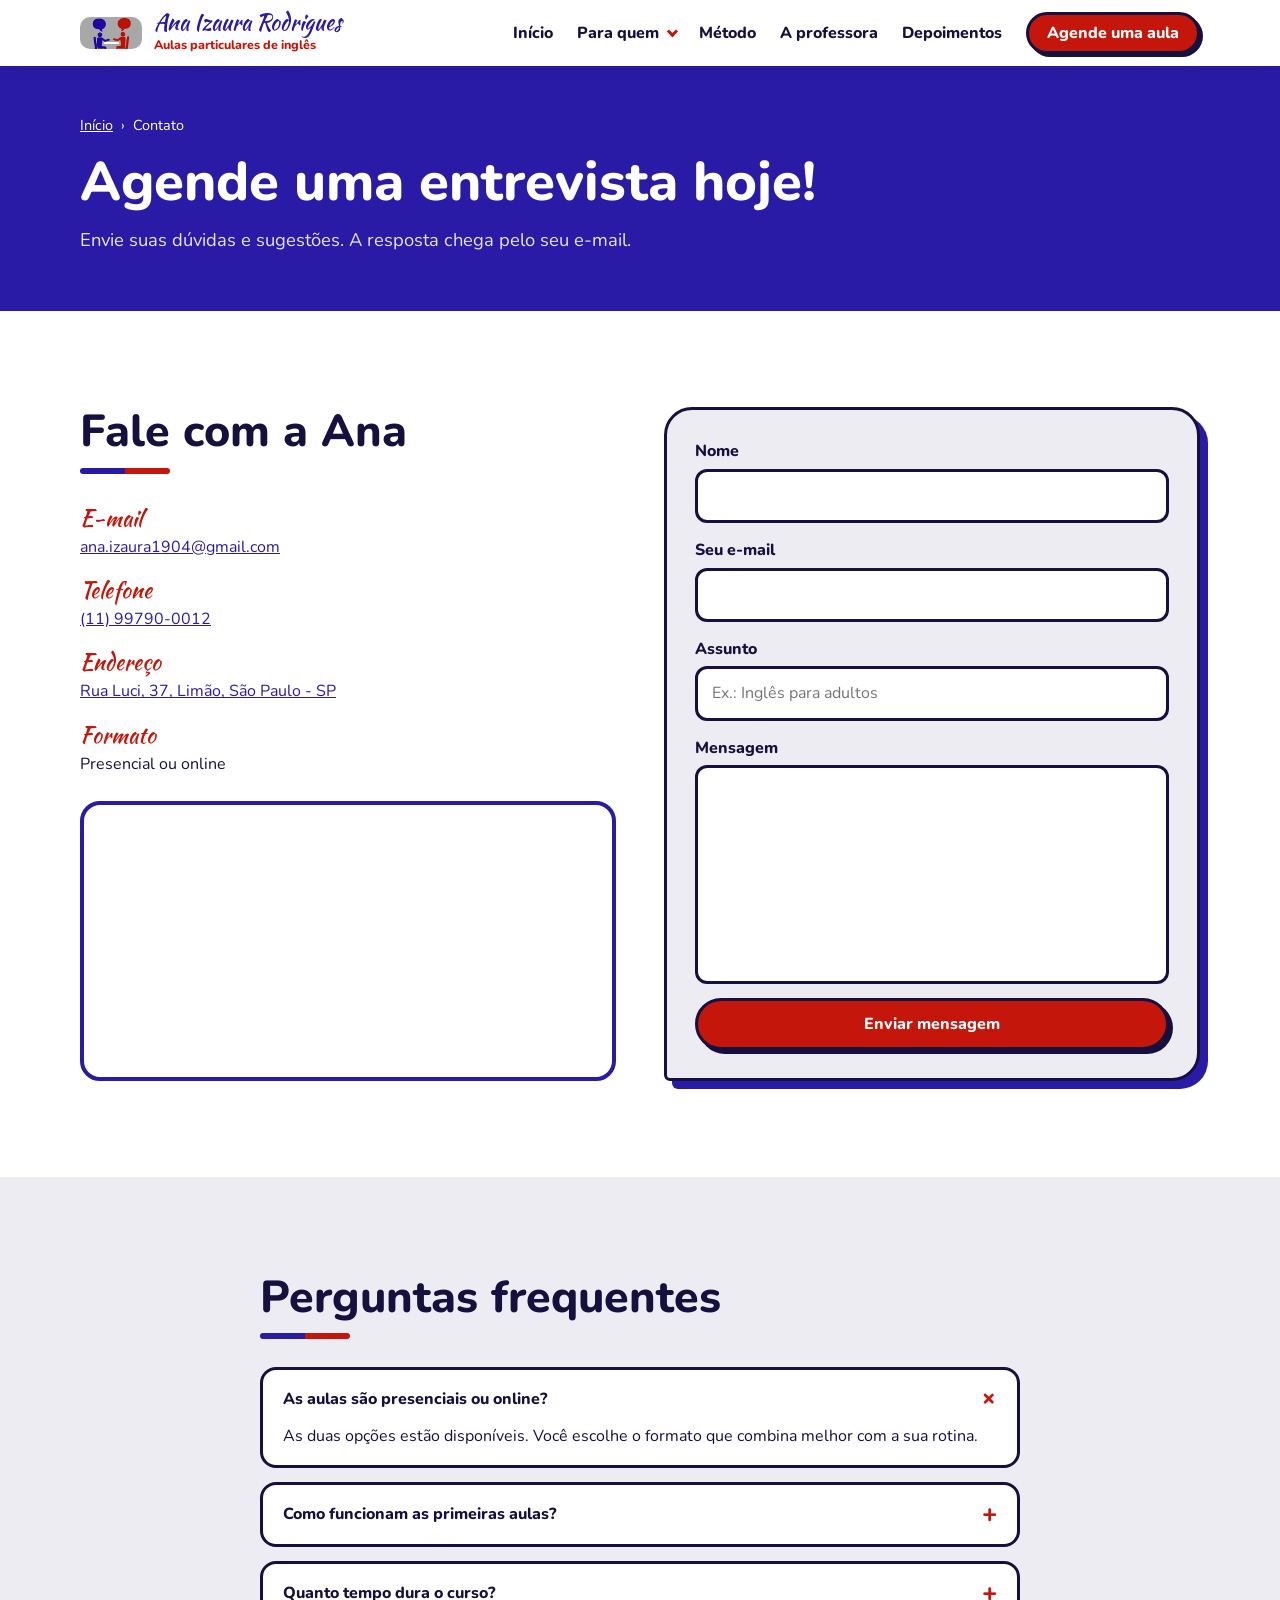
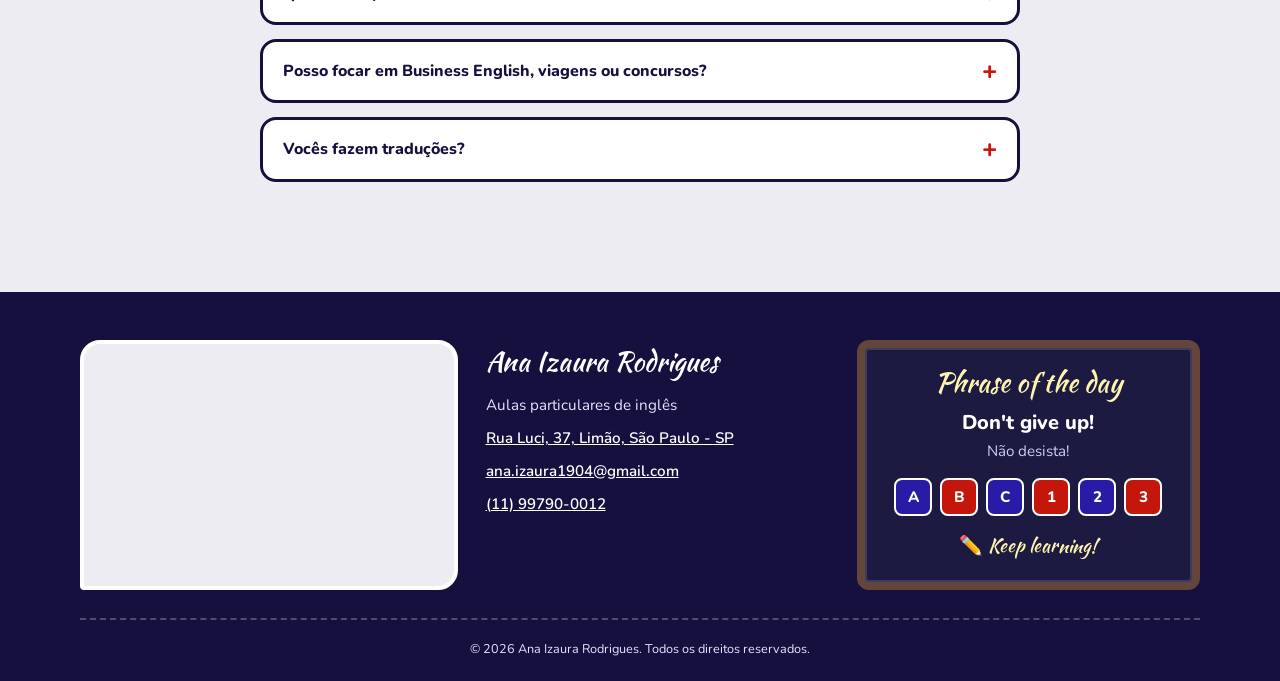
<file: contato.html>
<!DOCTYPE html>
<html lang="pt-BR">
<head>
    <meta charset="UTF-8" />
    <meta name="viewport" content="width=device-width, initial-scale=1" />

    <title>Contato | Ana Izaura Rodrigues</title>
    <meta name="description" content="Agende uma entrevista com a teacher Ana Izaura. Rua Luci, 37, Limão, São Paulo. E-mail: ana.izaura1904@gmail.com." />
    <meta name="theme-color" content="#2a1ba6" />

    <!-- Prévia ao compartilhar o link -->
    <meta property="og:type" content="website" />
    <meta property="og:title" content="Contato | Ana Izaura Rodrigues" />
    <meta property="og:description" content="Agende uma entrevista com a teacher Ana Izaura. Rua Luci, 37, Limão, São Paulo. E-mail: ana.izaura1904@gmail.com." />
    <meta property="og:image" content="src/assets/img/logo.png" />

    <link rel="icon" href="src/assets/img/logo-icone.png" />

    <!-- Fontes -->
    <link rel="preconnect" href="https://fonts.googleapis.com" />
    <link rel="preconnect" href="https://fonts.gstatic.com" crossorigin />
    <link href="https://fonts.googleapis.com/css2?family=Nunito:wght@400;600;800&family=Kaushan+Script&display=swap" rel="stylesheet" />

    <!-- Indica que o JavaScript está ativo -->
    <script>
        document.documentElement.classList.add("js");
    </script>

    <link rel="stylesheet" href="src/css/style.css" />
</head>
<body>
    <!-- Atalho de acessibilidade -->
    <a class="skip" href="#conteudo">Ir para o conteúdo</a>
    <div class="progress" aria-hidden="true"></div>

    <!-- Cabeçalho  -->
    <header class="site-header">
        <div class="wrap bar">
            <a class="brand" href="index.html" aria-label="Ana Izaura Rodrigues, página inicial">
                <img src="src/assets/img/logo-icone.png" width="238" height="122" alt="" />
                <span>
                    <span class="script">Ana Izaura Rodrigues</span>
                    <small>Aulas particulares de inglês</small>
                </span>
            </a>

            <button class="burger" type="button"
                aria-label="Abrir menu" aria-expanded="false" aria-controls="menu">
                <span></span>
                <span></span>
                <span></span>
            </button>

            <nav id="menu" aria-label="Principal">
                <ul>
                    <!-- Adicione aria-current="page" ao link da página atual -->
                    <li><a href="index.html">Início</a></li>

                    <li class="has-sub">
                        <button type="button" class="sub-toggle"
                            aria-expanded="false" aria-controls="sub-quem">
                            Para quem
                            <span class="caret" aria-hidden="true"></span>
                        </button>

                        <ul id="sub-quem" class="submenu">
                            <li><a href="para-quem-criancas.html">Crianças</a></li>
                            <li><a href="para-quem-adolescentes.html">Adolescentes</a></li>
                            <li><a href="para-quem-adultos.html">Adultos</a></li>
                        </ul>
                    </li>

                    <li><a href="metodo.html">Método</a></li>
                    <li><a href="professora.html">A professora</a></li>
                    <li><a href="depoimentos.html">Depoimentos</a></li>
                    <li><a class="btn btn-sm" href="contato.html">Agende uma aula</a></li>
                </ul>
            </nav>
        </div>
    </header>

    <main id="conteudo">
        <section class="cabecalho-pagina" aria-labelledby="titulo">
            <div class="wrap">
                <nav class="trilha-navegacao" aria-label="Você está aqui">
                    <ol>
                        <li><a href="index.html">Início</a></li>
                        <li aria-current="page">Contato</li>
                    </ol>
                </nav>
                <h1 id="titulo">Agende uma entrevista hoje!</h1>
                <p class="lead">Envie suas dúvidas e sugestões. A resposta chega pelo seu e-mail.</p>
            </div>
        </section>
        <section class="secao" aria-labelledby="titulo-formulario">
            <div class="wrap contato-grade">
                <div>
                    <h2 id="titulo-formulario" class="revelar">Fale com a Ana</h2>
                    <address class="dados-contato revelar">
                        <p>
                            <strong>E-mail</strong>
                            <a href="mailto:ana.izaura1904@gmail.com">ana.izaura1904@gmail.com</a>
                        </p>
                        <p><strong>Telefone</strong><a href="tel:+5511997900012">(11) 99790-0012</a></p>
                        <p>
                            <strong>Endereço</strong>
                            <a href="https://www.google.com/maps/place/?q=place_id:ChIJd8JDrzP4zpQRELQF1C60fQo"
                            target="_blank" rel="noopener noreferrer">Rua Luci, 37, Limão, São Paulo - SP<span class="leitor-de-tela"> (abre em nova aba)</span></a>
                        </p>
                        <p><strong>Formato</strong>Presencial ou online</p>
                    </address>

            <!-- Mapa do Google embutido -->
                    <iframe class="mapa revelar" title="Mapa: Rua Luci, 37, Limão, São Paulo"
                    src="https://www.google.com/maps?q=Rua+Luci,+37,+Lim%C3%A3o,+S%C3%A3o+Paulo&output=embed"
                    loading="lazy" referrerpolicy="no-referrer-when-downgrade" allowfullscreen ></iframe>
                </div>

            <!-- FORMULÁRIO -->
                <form id="formulario-contato" class="revelar"
                action="https://formsubmit.co/ana.izaura1904@gmail.com" method="POST">

                    <input type="hidden" name="_subject" value="Novo contato pelo site da teacher Ana" />
                    <input type="hidden" name="_template" value="table" />
                    <input type="hidden" name="_captcha" value="false" />

                    <!-- Campo "isca"  -->
                    <input type="text" name="_honey" class="leitor-de-tela"
                    tabindex="-1" autocomplete="off" aria-hidden="true"/>
                    <p>
                        <label for="nome">Nome</label>
                        <input id="nome" name="nome" required autocomplete="name" />
                    </p>
                    <p>
                        <label for="email">Seu e-mail</label>
                        <input id="email" name="email" type="email" required autocomplete="email" />
                    </p>
                    <p>
                        <label for="assunto">Assunto</label>
                        <input id="assunto" name="assunto" placeholder="Ex.: Inglês para adultos" />
                    </p>
                    <p class="campo-cresce">
                        <label for="mensagem">Mensagem</label>
                        <textarea id="mensagem" name="mensagem" rows="4" required></textarea>
                    </p>
                    <button class="btn" type="submit">Enviar mensagem</button>
                    <p class="formulario-status" role="status" aria-live="polite"></p>
                </form>
            </div>
        </section>
        
        <section class="secao fundo-cinza" aria-labelledby="titulo-faq">
            <div class="wrap estreito">
                <h2 id="titulo-faq" class="revelar">Perguntas frequentes</h2>
                <details open>
                    <summary>As aulas são presenciais ou online?</summary>
                    <p>
                        As duas opções estão disponíveis. Você escolhe o formato que combina melhor com a sua
                        rotina.
                    </p>
                </details>
                <details>
                    <summary>Como funcionam as primeiras aulas?</summary>
                    <p>
                        São um aquecimento: nos conhecemos, verificamos seu nível, dificuldades e interesses e
                        definimos o material.
                    </p>
                </details>
                <details>
                    <summary>Quanto tempo dura o curso?</summary>
                    <p>
                        Depende do seu nível, das horas disponíveis para aulas e estudo e da sua prontidão em
                        aprender. Sempre no seu ritmo.
                    </p>
                </details>
                <details>
                    <summary>Posso focar em Business English, viagens ou concursos?</summary>
                    <p>
                        Sim. Os planos são individualizados: inglês geral, negócios, sua área, viagens,
                        concursos, vestibulares ou olimpíadas.
                    </p>
                </details>
                <details>
                    <summary>Vocês fazem traduções?</summary>
                    <p>
                        Sim: textos literários e técnicos, currículos, trabalhos escolares e científicos e
                        abstracts de TCC. Outros casos, consulte.
                    </p>
                </details>
            </div>
        </section>
    </main>

    <!-- Rodapé  -->
    <footer class="rodape">
        <div class="wrap rodape-grade">
            <!-- Mapa -->
            <iframe
                class="rodape-mapa"
                title="Mapa: Rua Luci, 37, Limão, São Paulo"
                src="https://www.google.com/maps?q=Rua+Luci,+37,+Lim%C3%A3o,+S%C3%A3o+Paulo&output=embed"
                loading="lazy"
                referrerpolicy="no-referrer-when-downgrade">
            </iframe>

            <!-- Contato -->
            <address class="rodape-contato">
                <strong class="script">Ana Izaura Rodrigues</strong>
                <span>Aulas particulares de inglês</span>
                <a href="https://www.google.com/maps/place/?q=place_id:ChIJd8JDrzP4zpQRELQF1C60fQo"
                    target="_blank" rel="noopener noreferrer">
                    Rua Luci, 37, Limão, São Paulo - SP
                    <span class="leitor-de-tela">(abre em nova aba)</span>
                </a>
                <a href="mailto:ana.izaura1904@gmail.com">ana.izaura1904@gmail.com</a>
                <a href="tel:+5511997900012">(11) 99790-0012</a>
            </address>

            <section class="quadro-negro" aria-labelledby="quadro-titulo">
                <h2 id="quadro-titulo" class="script">Phrase of the day</h2>
                <p class="quadro-frase-en" id="frase-en" lang="en">Practice makes perfect.</p>
                <p class="quadro-frase-pt" id="frase-pt">A prática leva à perfeição.</p>
                <ul class="letras-pulando" aria-hidden="true">
                    <li>A</li>
                    <li>B</li>
                    <li>C</li>
                    <li>1</li>
                    <li>2</li>
                    <li>3</li>
                </ul>
                <p class="quadro-nota"><span aria-hidden="true">✏️</span> Keep learning!</p>
            </section>
        </div>
        <p class="direitos">
            <small>© <time id="ano-atual" datetime="2026">2026</time> Ana Izaura Rodrigues. Todos os direitos reservados.</small>
        </p>
    </footer>

    <script src="src/script/script.js"></script>
</body>
</html>
</file>
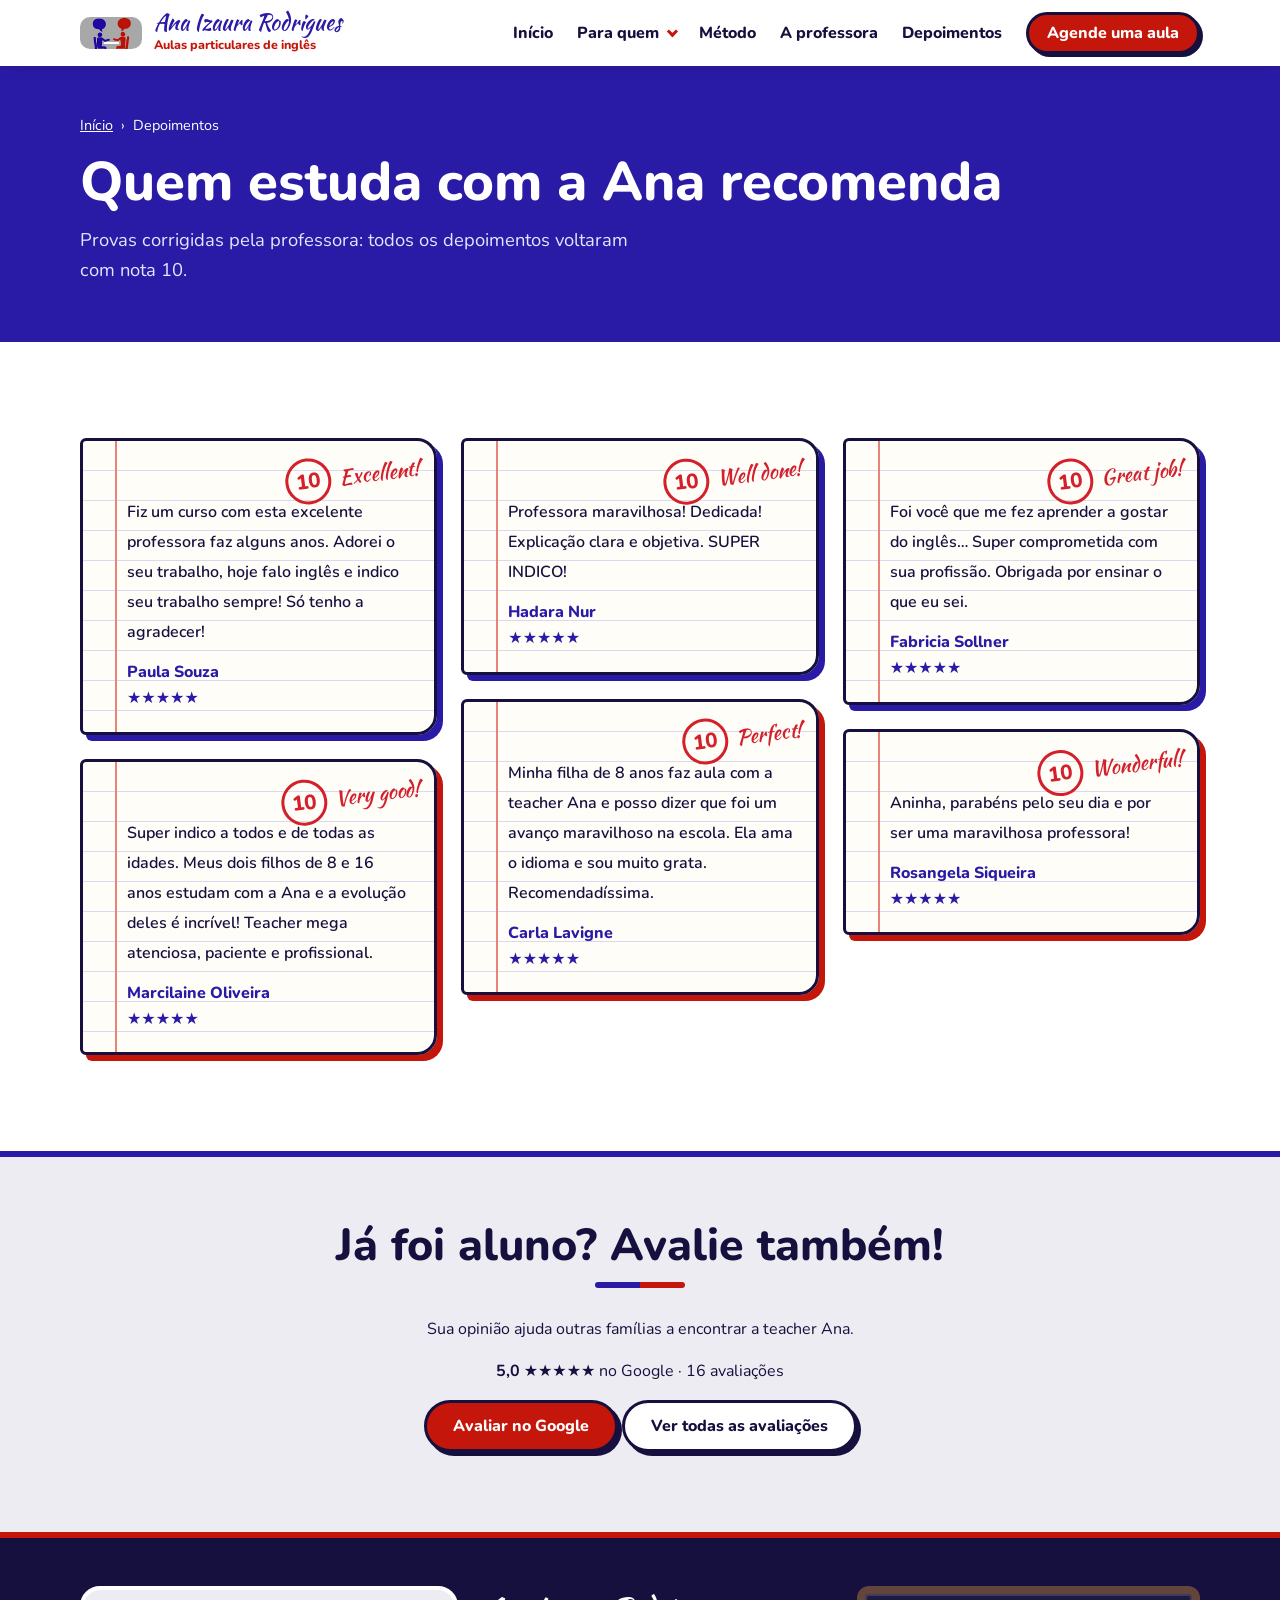
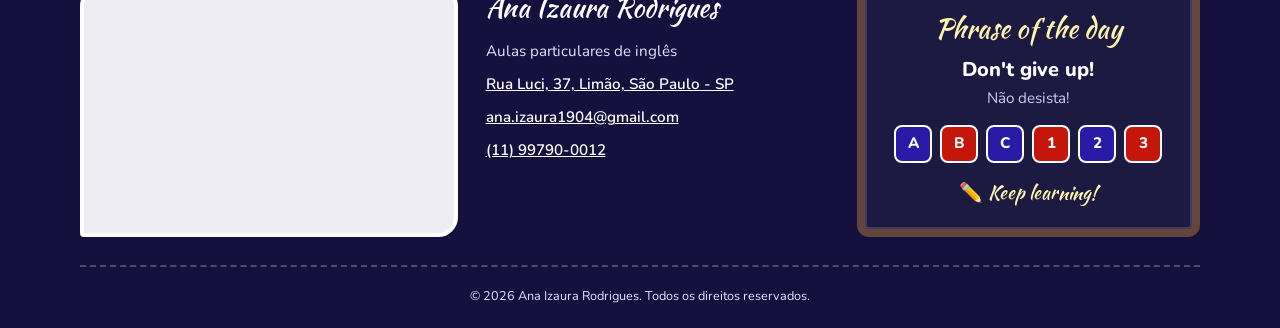
<file: depoimentos.html>
<!DOCTYPE html>
<html lang="pt-BR">
<head>
    <meta charset="UTF-8" />
    <meta name="viewport" content="width=device-width, initial-scale=1" />
    <title>Depoimentos | Ana Izaura Rodrigues</title>
    <meta name="description" content="Veja os depoimentos de alunos e pais que já estudaram com a teacher Ana Izaura." />
    <meta name="theme-color" content="#2a1ba6" />
    <!-- Prévia ao compartilhar o link -->
    <meta property="og:type" content="website" />
    <meta property="og:title" content="Depoimentos | Ana Izaura Rodrigues" />
    <meta property="og:description" content="Veja os depoimentos de alunos e pais que já estudaram com a teacher Ana Izaura." />
    <meta property="og:image" content="src/assets/img/logo.png" />
    <link rel="icon" href="src/assets/img/logo-icone.png" />
    <!-- Fontes -->
    <link rel="preconnect" href="https://fonts.googleapis.com" />
    <link rel="preconnect" href="https://fonts.gstatic.com" crossorigin />
    <link href="https://fonts.googleapis.com/css2?family=Nunito:wght@400;600;800&family=Kaushan+Script&display=swap" rel="stylesheet" />
    <!-- Indica que o JavaScript está ativo -->
    <script>
        document.documentElement.classList.add("js");
    </script>
    <link rel="stylesheet" href="src/css/style.css" />
</head>
<body>
    <!-- Atalho de acessibilidade -->
    <a class="skip" href="#conteudo">Ir para o conteúdo</a>
    <div class="progress" aria-hidden="true"></div>

    <!-- Cabeçalho  -->
    <header class="site-header">
        <div class="wrap bar">
            <a class="brand" href="index.html" aria-label="Ana Izaura Rodrigues, página inicial">
                <img src="src/assets/img/logo-icone.png" width="238" height="122" alt="" />
                <span>
                    <span class="script">Ana Izaura Rodrigues</span>
                    <small>Aulas particulares de inglês</small>
                </span>
            </a>

            <button class="burger" type="button"
                aria-label="Abrir menu" aria-expanded="false" aria-controls="menu">
                <span></span>
                <span></span>
                <span></span>
            </button>

            <nav id="menu" aria-label="Principal">
                <ul>
                    <!-- Adicione aria-current="page" ao link da página atual -->
                    <li><a href="index.html">Início</a></li>

                    <li class="has-sub">
                        <button type="button" class="sub-toggle"
                            aria-expanded="false" aria-controls="sub-quem">
                            Para quem
                            <span class="caret" aria-hidden="true"></span>
                        </button>

                        <ul id="sub-quem" class="submenu">
                            <li><a href="para-quem-criancas.html">Crianças</a></li>
                            <li><a href="para-quem-adolescentes.html">Adolescentes</a></li>
                            <li><a href="para-quem-adultos.html">Adultos</a></li>
                        </ul>
                    </li>

                    <li><a href="metodo.html">Método</a></li>
                    <li><a href="professora.html">A professora</a></li>
                    <li><a href="depoimentos.html">Depoimentos</a></li>
                    <li><a class="btn btn-sm" href="contato.html">Agende uma aula</a></li>
                </ul>
            </nav>
        </div>
    </header>

    <main id="conteudo">
        <section class="cabecalho-pagina" aria-labelledby="titulo">
            <div class="wrap">
                <nav class="trilha-navegacao" aria-label="Você está aqui">
                    <ol>
                        <li><a href="index.html">Início</a></li>
                        <li aria-current="page">Depoimentos</li>
                    </ol>
                </nav>
                <h1 id="titulo">Quem estuda com a Ana recomenda</h1>
                <p class="lead">
                    Provas corrigidas pela professora: todos os depoimentos voltaram com nota 10.
                </p>
            </div>
        </section>
        <section class="secao" aria-label="Depoimentos">
            <div class="wrap">

          <!-- Mural em colunas: os cartões se encaixam como post-its -->
                <ul class="mural">
                    <li>
                        <figure>
                            <p class="nota-professora" aria-hidden="true"><span>10</span> Excellent!</p>
                            <blockquote>
                                <p>
                                    Fiz um curso com esta excelente professora faz alguns anos. Adorei o seu
                                    trabalho, hoje falo inglês e indico seu trabalho sempre! Só tenho a agradecer!
                                </p>
                            </blockquote>
                            <figcaption>Paula Souza<br /><span aria-label="5 estrelas">★★★★★</span></figcaption>
                        </figure>
                    </li>
                    <li>
                        <figure>
                            <p class="nota-professora" aria-hidden="true"><span>10</span> Very good!</p>
                            <blockquote>
                            <p>
                                Super indico a todos e de todas as idades. Meus dois filhos de 8 e 16 anos
                                estudam com a Ana e a evolução deles é incrível! Teacher mega atenciosa,
                                paciente e profissional.
                            </p>
                                </blockquote>
                                <figcaption>
                                    Marcilaine Oliveira<br /><span aria-label="5 estrelas">★★★★★</span>
                                </figcaption>
                            </figure>
                        </li>
                        <li>
                            <figure>
                                <p class="nota-professora" aria-hidden="true"><span>10</span> Well done!</p>
                                <blockquote>
                                    <p>
                                        Professora maravilhosa! Dedicada! Explicação clara e objetiva. SUPER INDICO!
                                    </p>
                                </blockquote>
                                <figcaption>Hadara Nur<br /><span aria-label="5 estrelas">★★★★★</span></figcaption>
                            </figure>
                        </li>
                        <li>
                            <figure>
                                <p class="nota-professora" aria-hidden="true"><span>10</span> Perfect!</p>
                                <blockquote>
                                <p>
                                    Minha filha de 8 anos faz aula com a teacher Ana e posso dizer que foi um avanço
                                    maravilhoso na escola. Ela ama o idioma e sou muito grata. Recomendadíssima.
                                </p>
                            </blockquote>
                            <figcaption>
                                Carla Lavigne<br /><span aria-label="5 estrelas">★★★★★</span>
                            </figcaption>
                        </figure>
                    </li>
                    <li>
                        <figure>
                            <p class="nota-professora" aria-hidden="true"><span>10</span> Great job!</p>
                            <blockquote>
                                <p>
                                    Foi você que me fez aprender a gostar do inglês… Super comprometida com sua
                                    profissão. Obrigada por ensinar o que eu sei.
                                </p>
                            </blockquote>
                            <figcaption>
                                Fabricia Sollner<br /><span aria-label="5 estrelas">★★★★★</span>
                            </figcaption>
                        </figure>
                    </li>
                    <li>
                        <figure>
                            <p class="nota-professora" aria-hidden="true"><span>10</span> Wonderful!</p>
                            <blockquote>
                                <p>Aninha, parabéns pelo seu dia e por ser uma maravilhosa professora!</p>
                            </blockquote>
                            <figcaption>
                                Rosangela Siqueira<br /><span aria-label="5 estrelas">★★★★★</span>
                            </figcaption>
                        </figure>
                    </li>
                </ul>
            </div>
        </section>
        
        <section class="faixa-final" aria-labelledby="titulo-avaliar">
            <div class="wrap">
                <h2 id="titulo-avaliar">Já foi aluno? Avalie também!</h2>
                <p>Sua opinião ajuda outras famílias a encontrar a teacher Ana.</p>
          <!-- Nota atual do Google (instantâneo manual): 5,0 com 16 avaliações -->
                <p><strong>5,0 ★★★★★</strong> no Google · 16 avaliações</p>
                <p>
                    <a
                    class="btn" href="https://search.google.com/local/writereview?placeid=ChIJd8JDrzP4zpQRELQF1C60fQo"
                    target="_blank" rel="noopener noreferrer">Avaliar no Google<span class="leitor-de-tela"> (abre em nova aba)</span></a>
                    <a
                    class="btn btn-ghost" href="https://www.google.com/maps/place/?q=place_id:ChIJd8JDrzP4zpQRELQF1C60fQo"
                    target="_blank" rel="noopener noreferrer">Ver todas as avaliações<span class="leitor-de-tela"> (abre em nova aba)</span></a>
                </p>
            </div>
        </section>
    </main>

    <!-- Rodapé  -->
    <footer class="rodape">
        <div class="wrap rodape-grade">
            <!-- Mapa -->
            <iframe
                class="rodape-mapa"
                title="Mapa: Rua Luci, 37, Limão, São Paulo"
                src="https://www.google.com/maps?q=Rua+Luci,+37,+Lim%C3%A3o,+S%C3%A3o+Paulo&output=embed"
                loading="lazy"
                referrerpolicy="no-referrer-when-downgrade">
            </iframe>

            <!-- Contato -->
            <address class="rodape-contato">
                <strong class="script">Ana Izaura Rodrigues</strong>
                <span>Aulas particulares de inglês</span>
                <a href="https://www.google.com/maps/place/?q=place_id:ChIJd8JDrzP4zpQRELQF1C60fQo"
                    target="_blank" rel="noopener noreferrer">
                    Rua Luci, 37, Limão, São Paulo - SP
                    <span class="leitor-de-tela">(abre em nova aba)</span>
                </a>
                <a href="mailto:ana.izaura1904@gmail.com">ana.izaura1904@gmail.com</a>
                <a href="tel:+5511997900012">(11) 99790-0012</a>
            </address>

            <section class="quadro-negro" aria-labelledby="quadro-titulo">
                <h2 id="quadro-titulo" class="script">Phrase of the day</h2>
                <p class="quadro-frase-en" id="frase-en" lang="en">Practice makes perfect.</p>
                <p class="quadro-frase-pt" id="frase-pt">A prática leva à perfeição.</p>
                <ul class="letras-pulando" aria-hidden="true">
                    <li>A</li>
                    <li>B</li>
                    <li>C</li>
                    <li>1</li>
                    <li>2</li>
                    <li>3</li>
                </ul>
                <p class="quadro-nota"><span aria-hidden="true">✏️</span> Keep learning!</p>
            </section>
        </div>
        <p class="direitos">
            <small>© <time id="ano-atual" datetime="2026">2026</time> Ana Izaura Rodrigues. Todos os direitos reservados.</small>
        </p>
    </footer>

    <script src="src/script/script.js"></script>
</body>
</html>
</file>
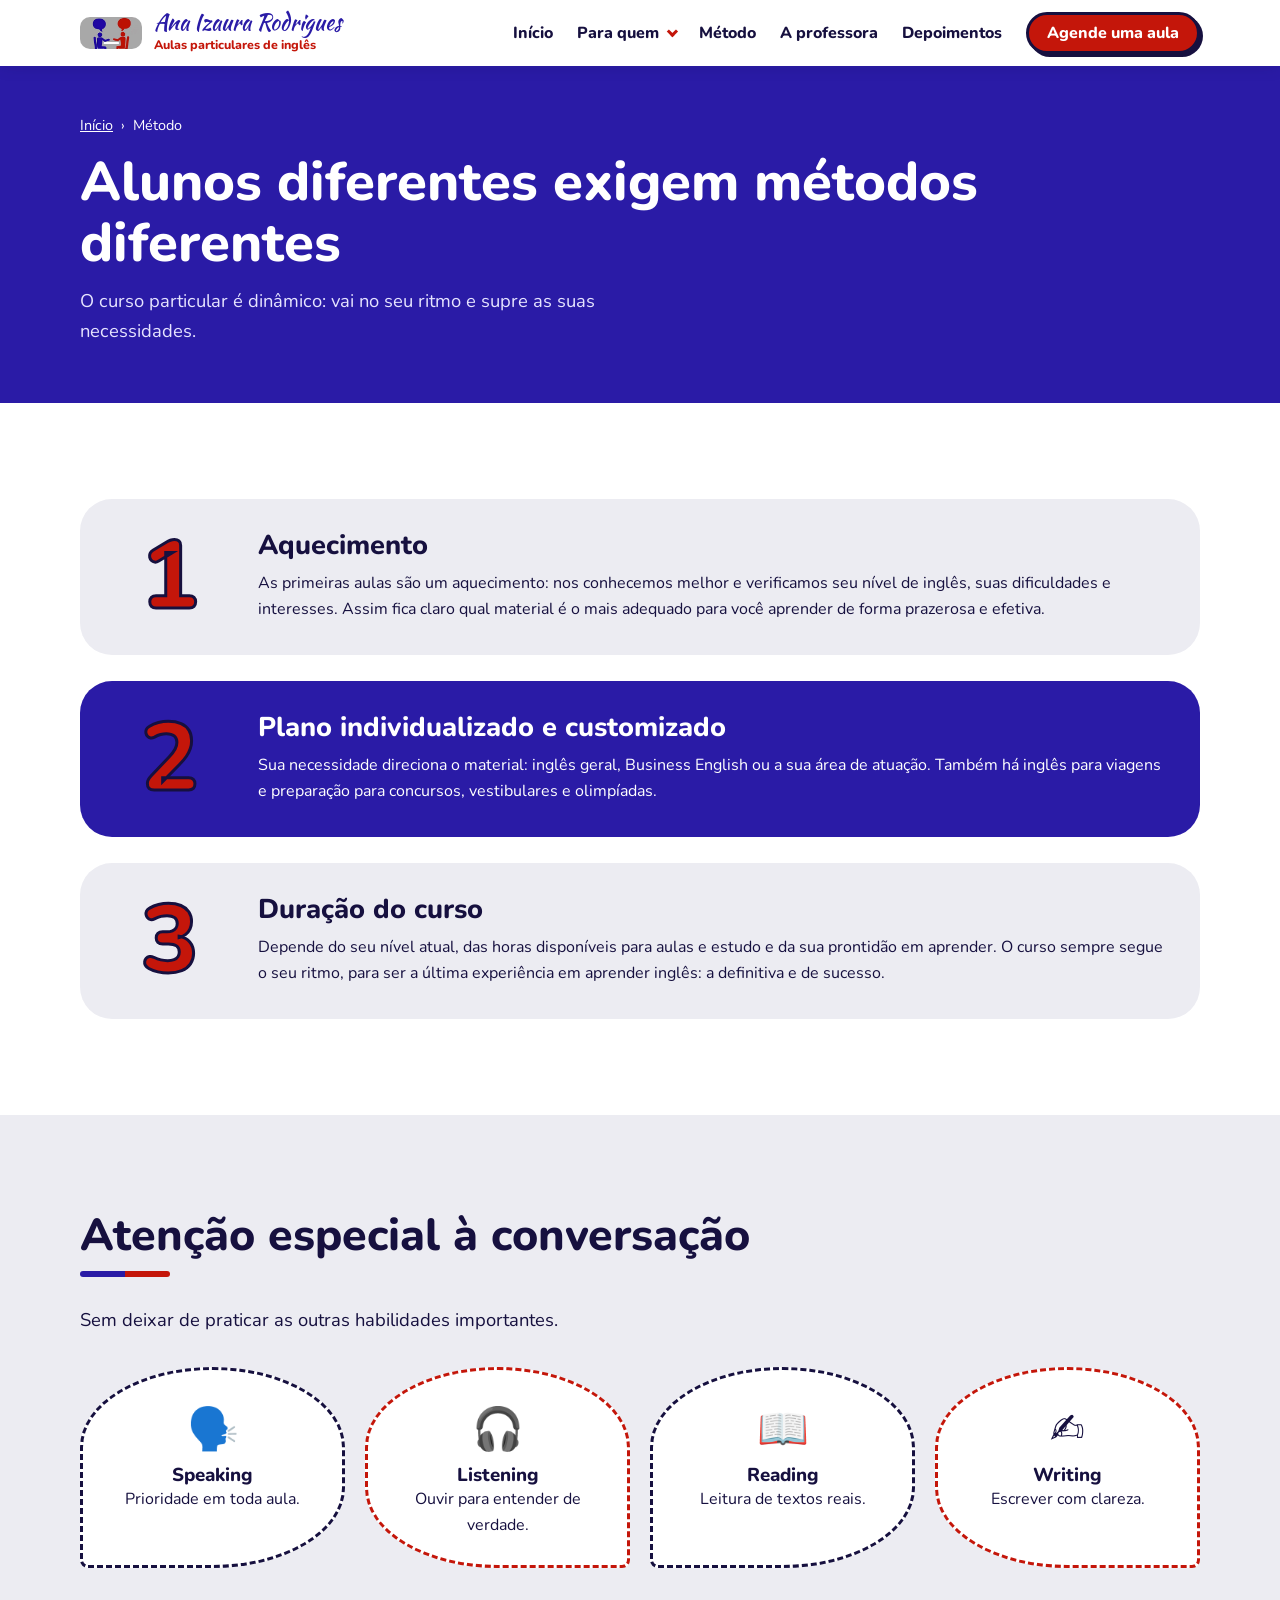
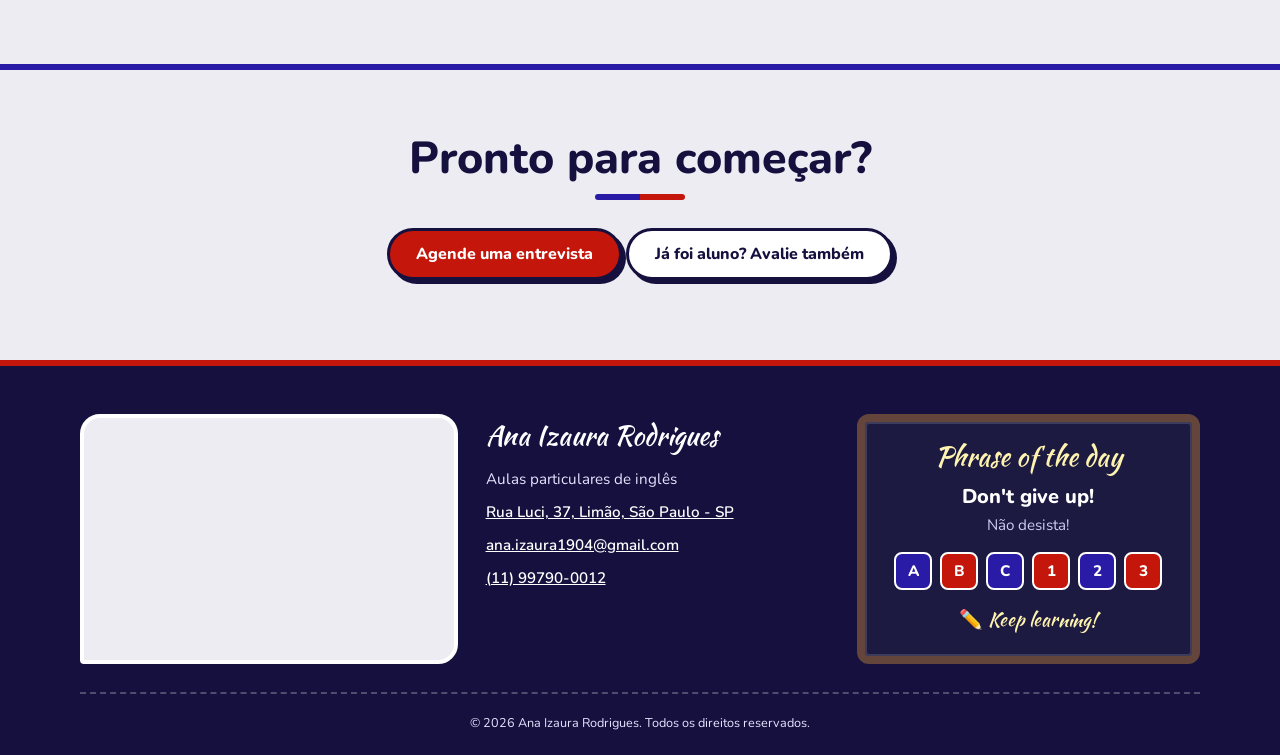
<file: metodo.html>
<!DOCTYPE html>
<html lang="pt-BR">
<head>
    <meta charset="UTF-8" />
    <meta name="viewport" content="width=device-width, initial-scale=1" />
    <title>Método | Ana Izaura Rodrigues</title>
    <meta name="description" content="Conheça o método: aulas particulares de inglês com plano individualizado, foco na comunicação efetiva e aprendizado no ritmo de cada aluno, alunos diferentes exigem métodos diferentes." />
    <meta name="theme-color" content="#2a1ba6" />
    <!-- Prévia ao compartilhar o link -->
    <meta property="og:type" content="website" />
    <meta property="og:title" content="Método | Ana Izaura Rodrigues" />
    <meta property="og:description" content="Conheça o método: aulas particulares de inglês com plano individualizado, foco na comunicação efetiva e aprendizado no ritmo de cada aluno, alunos diferentes exigem métodos diferentes." />
    <meta property="og:image" content="src/assets/img/logo.png" />
    <link rel="icon" href="src/assets/img/logo-icone.png" />
    <!-- Fontes -->
    <link rel="preconnect" href="https://fonts.googleapis.com" />
    <link rel="preconnect" href="https://fonts.gstatic.com" crossorigin />
    <link href="https://fonts.googleapis.com/css2?family=Nunito:wght@400;600;800&family=Kaushan+Script&display=swap" rel="stylesheet" />
    <!-- Indica que o JavaScript está ativo -->
    <script>
        document.documentElement.classList.add("js");
    </script>
    <link rel="stylesheet" href="src/css/style.css" />
</head>
<body>
    <!-- Atalho de acessibilidade -->
    <a class="skip" href="#conteudo">Ir para o conteúdo</a>
    <div class="progress" aria-hidden="true"></div>

    <!-- Cabeçalho  -->
    <header class="site-header">
        <div class="wrap bar">
            <a class="brand" href="index.html" aria-label="Ana Izaura Rodrigues, página inicial">
                <img src="src/assets/img/logo-icone.png" width="238" height="122" alt="" />
                <span>
                    <span class="script">Ana Izaura Rodrigues</span>
                    <small>Aulas particulares de inglês</small>
                </span>
            </a>

            <button class="burger" type="button"
                aria-label="Abrir menu" aria-expanded="false" aria-controls="menu">
                <span></span>
                <span></span>
                <span></span>
            </button>

            <nav id="menu" aria-label="Principal">
                <ul>
                    <!-- Adicione aria-current="page" ao link da página atual -->
                    <li><a href="index.html">Início</a></li>

                    <li class="has-sub">
                        <button type="button" class="sub-toggle"
                            aria-expanded="false" aria-controls="sub-quem">
                            Para quem
                            <span class="caret" aria-hidden="true"></span>
                        </button>

                        <ul id="sub-quem" class="submenu">
                            <li><a href="para-quem-criancas.html">Crianças</a></li>
                            <li><a href="para-quem-adolescentes.html">Adolescentes</a></li>
                            <li><a href="para-quem-adultos.html">Adultos</a></li>
                        </ul>
                    </li>

                    <li><a href="metodo.html">Método</a></li>
                    <li><a href="professora.html">A professora</a></li>
                    <li><a href="depoimentos.html">Depoimentos</a></li>
                    <li><a class="btn btn-sm" href="contato.html">Agende uma aula</a></li>
                </ul>
            </nav>
        </div>
    </header>

    <main id="conteudo">
        <section class="cabecalho-pagina" aria-labelledby="titulo">
            <div class="wrap">
                <nav class="trilha-navegacao" aria-label="Você está aqui">
                    <ol>
                        <li><a href="index.html">Início</a></li>
                        <li aria-current="page">Método</li>
                    </ol>
                </nav>
                <h1 id="titulo">Alunos diferentes exigem métodos diferentes</h1>
                <p class="lead">
                    O curso particular é dinâmico: vai no seu ritmo e supre as suas necessidades.
                </p>
            </div>
        </section>

      <!-- Capítulos em sequência -->
        <section class="secao" aria-label="Etapas do curso">
            <div class="wrap etapas">
                <article class="etapa revelar">
                    <p class="numero-etapa" aria-hidden="true">1</p>
                    <div>
                        <h2>Aquecimento</h2>
                        <p>
                            As primeiras aulas são um aquecimento: nos conhecemos melhor e verificamos seu nível
                            de inglês, suas dificuldades e interesses. Assim fica claro qual material é o mais
                            adequado para você aprender de forma prazerosa e efetiva.
                        </p>
                    </div>
                </article>
                <article class="etapa revelar">
                    <p class="numero-etapa" aria-hidden="true">2</p>
                    <div>
                        <h2>Plano individualizado e customizado</h2>
                        <p>
                            Sua necessidade direciona o material: inglês geral, Business English ou a sua área
                            de atuação. Também há inglês para viagens e preparação para concursos, vestibulares
                            e olimpíadas.
                        </p>
                    </div>
                </article>
                <article class="etapa revelar">
                    <p class="numero-etapa" aria-hidden="true">3</p>
                    <div>
                        <h2>Duração do curso</h2>
                        <p>
                            Depende do seu nível atual, das horas disponíveis para aulas e estudo e da sua
                            prontidão em aprender. O curso sempre segue o seu ritmo, para ser a última
                            experiência em aprender inglês: a definitiva e de sucesso.
                        </p>
                    </div>
                </article>
            </div>
        </section>
        <section class="secao fundo-cinza" aria-labelledby="titulo-habilidades">
            <div class="wrap">
                <h2 id="titulo-habilidades" class="revelar">Atenção especial à conversação</h2>
                <p class="lead revelar">Sem deixar de praticar as outras habilidades importantes.</p>
                <ul class="habilidades">
                    <li class="habilidade revelar">
                        <span aria-hidden="true">🗣️</span>
                        <h3>Speaking</h3>
                        <p>Prioridade em toda aula.</p>
                    </li>
                    <li class="habilidade revelar">
                        <span aria-hidden="true">🎧</span>
                        <h3>Listening</h3>
                        <p>Ouvir para entender de verdade.</p>
                    </li>
                    <li class="habilidade revelar">
                        <span aria-hidden="true">📖</span>
                        <h3>Reading</h3>
                        <p>Leitura de textos reais.</p>
                    </li>
                    <li class="habilidade revelar">
                        <span aria-hidden="true">✍️</span>
                        <h3>Writing</h3>
                        <p>Escrever com clareza.</p>
                    </li>
                </ul>
            </div>
        </section>

      <!-- CHAMADA FINAL -->
        <section class="faixa-final" aria-labelledby="titulo-chamada-final">
            <div class="wrap">
                <h2 id="titulo-chamada-final">Pronto para começar?</h2>
                <p>
                    <a class="btn" href="contato.html">Agende uma entrevista</a>
                    <a class="btn btn-ghost" href="https://search.google.com/local/writereview?placeid=ChIJd8JDrzP4zpQRELQF1C60fQo"
                        target="_blank" rel="noopener noreferrer">Já foi aluno? Avalie também<span class="leitor-de-tela"> (abre em nova aba)</span></a>
                </p>
            </div>
        </section>
    </main>

    <!-- Rodapé  -->
    <footer class="rodape">
        <div class="wrap rodape-grade">
            <!-- Mapa -->
            <iframe
                class="rodape-mapa"
                title="Mapa: Rua Luci, 37, Limão, São Paulo"
                src="https://www.google.com/maps?q=Rua+Luci,+37,+Lim%C3%A3o,+S%C3%A3o+Paulo&output=embed"
                loading="lazy"
                referrerpolicy="no-referrer-when-downgrade">
            </iframe>

            <!-- Contato -->
            <address class="rodape-contato">
                <strong class="script">Ana Izaura Rodrigues</strong>
                <span>Aulas particulares de inglês</span>
                <a href="https://www.google.com/maps/place/?q=place_id:ChIJd8JDrzP4zpQRELQF1C60fQo"
                    target="_blank" rel="noopener noreferrer">
                    Rua Luci, 37, Limão, São Paulo - SP
                    <span class="leitor-de-tela">(abre em nova aba)</span>
                </a>
                <a href="mailto:ana.izaura1904@gmail.com">ana.izaura1904@gmail.com</a>
                <a href="tel:+5511997900012">(11) 99790-0012</a>
            </address>

            <section class="quadro-negro" aria-labelledby="quadro-titulo">
                <h2 id="quadro-titulo" class="script">Phrase of the day</h2>
                <p class="quadro-frase-en" id="frase-en" lang="en">Practice makes perfect.</p>
                <p class="quadro-frase-pt" id="frase-pt">A prática leva à perfeição.</p>
                <ul class="letras-pulando" aria-hidden="true">
                    <li>A</li>
                    <li>B</li>
                    <li>C</li>
                    <li>1</li>
                    <li>2</li>
                    <li>3</li>
                </ul>
                <p class="quadro-nota"><span aria-hidden="true">✏️</span> Keep learning!</p>
            </section>
        </div>
        <p class="direitos">
            <small>© <time id="ano-atual" datetime="2026">2026</time> Ana Izaura Rodrigues. Todos os direitos reservados.</small>
        </p>
    </footer>

    <script src="src/script/script.js"></script>
</body>
</html>
</file>
<file: src/css/style.css>
/* ==========================================================
   ESTILO — Ana Izaura Rodrigues
   Paleta tirada da logo: azul, vermelho, branco e cinza.
   Estrutura: 
   1 variáveis         5 seções
   2 base              6 animações
   3 cabeçalho/menu    7 responsivo
   4 componentes
   ========================================================== */

/* 1. VARIÁVEIS */
:root {
  --azul: #2a1ba6;
  --vermelho: #c4160a;
  --azul-marinho: #16103f;
  --cinza: #a8a8a8;
  --cinza-claro: #ececf2;
  --branco: #fff;
  --fonte-texto: "Nunito", system-ui, sans-serif;
  --fonte-script: "Kaushan Script", cursive;
}

/* 2. BASE */
* {
  box-sizing: border-box;
  margin: 0;
  padding: 0;
}

html {
  scroll-behavior: smooth;
  scroll-padding-top: 84px;
}

body {
  font-family: var(--fonte-texto);
  color: var(--azul-marinho);
  background: var(--branco);
  line-height: 1.65;
  overflow-x: hidden;
}

img {
  max-width: 100%;
  height: auto;
  display: block;
}

ul,
ol {
  list-style: none;
}

a {
  color: var(--azul);
}

:focus-visible {
  outline: 3px solid var(--vermelho);
  outline-offset: 3px;
}

.wrap {
  width: min(1120px, 92%);
  margin-inline: auto;
}

.estreito {
  width: min(760px, 92%);
}

.script {
  font-family: var(--fonte-script);
  font-weight: 400;
}

.leitor-de-tela {
  position: absolute;
  width: 1px;
  height: 1px;
  overflow: hidden;
  clip: rect(0 0 0 0);
  white-space: nowrap;
}

.skip {
  position: absolute;
  left: 8px;
  top: -60px;
  background: var(--vermelho);
  color: #fff;
  padding: 10px 16px;
  z-index: 200;
  border-radius: 8px;
}

.skip:focus {
  top: 8px;
}

h1,
h2,
h3 {
  line-height: 1.12;
  font-weight: 800;
}

h2 {
  font-size: clamp(1.8rem, 4.5vw, 2.8rem);
  margin-bottom: 28px;
}

/* detalhe de duas cores = os dois balões da logo */
h2::after {
  content: "";
  display: block;
  width: 90px;
  height: 6px;
  margin-top: 10px;
  border-radius: 4px;
  background: linear-gradient(90deg, var(--azul) 50%, var(--vermelho) 50%);
}

.secao {
  padding: clamp(56px, 8vw, 96px) 0;
}

.fundo-cinza {
  background: var(--cinza-claro);
}

.lead {
  font-size: 1.15rem;
  max-width: 52ch;
}

.progress {
  position: fixed;
  top: 0;
  left: 0;
  height: 4px;
  width: 0;
  background: var(--vermelho);
  z-index: 100;
}

/* 3. CABEÇALHO E MENU */
.brand {
  display: flex;
  align-items: center;
  gap: 12px;
  text-decoration: none;
  color: var(--azul-marinho);
}

.brand img {
  width: 62px;
  height: auto;
  border-radius: 10px;
}

.brand .script {
  display: block;
  font-size: 1.35rem;
  line-height: 1.1;
  color: var(--azul);
}

.brand small {
  display: block;
  font-weight: 800;
  font-size: 0.78rem;
  color: var(--vermelho);
}

/* 4. COMPONENTES */
.btn {
  display: inline-block;
  background: var(--vermelho);
  color: #fff;
  font: 800 1rem var(--fonte-texto);
  text-decoration: none;
  border: 3px solid var(--azul-marinho);
  border-radius: 999px;
  padding: 12px 26px;
  cursor: pointer;
  box-shadow: 4px 4px 0 var(--azul-marinho);
  transition: 0.2s;
}

.btn:hover {
  transform: translate(2px, 2px);
  box-shadow: 2px 2px 0 var(--azul-marinho);
}

.btn-sm {
  padding: 7px 18px;
  box-shadow: 3px 3px 0 var(--azul-marinho);
}

.btn-ghost {
  background: #fff;
  color: var(--azul-marinho);
}

.cta {
  display: flex;
  flex-wrap: wrap;
  gap: 16px;
  margin-top: 28px;
}

.ver-mais {
  font-weight: 800;
  text-decoration: none;
  color: var(--azul);
  background: linear-gradient(var(--vermelho), var(--vermelho)) no-repeat 0 100%/100% 3px;
  padding-bottom: 2px;
}

/* balão de fala: a "assinatura" visual do site, vinda da logo */
.balao {
  position: relative;
  padding: 14px 22px;
  border-radius: 24px;
  color: #fff;
  font-weight: 800;
  width: fit-content;
  max-width: 100%;
}

.balao::after {
  content: "";
  position: absolute;
  bottom: -12px;
  border: 12px solid transparent;
}

.balao.azul {
  background: var(--azul);
  margin-right: auto;
}

.balao.azul::after {
  left: 28px;
  border-top-color: var(--azul);
  border-bottom: 0;
}

.balao.vermelho {
  background: var(--vermelho);
  margin-left: auto;
}

.balao.vermelho::after {
  right: 28px;
  border-top-color: var(--vermelho);
  border-bottom: 0;
}

/* 5. SEÇÕES */
.hero-grid {
  display: grid;
  grid-template-columns: minmax(0, 1.2fr) minmax(0, 1fr);
  gap: 48px;
  align-items: center;
}

.hero .script {
  font-size: clamp(1.6rem, 4vw, 2.4rem);
  color: #fff;
}

.hero h1 {
  font-size: clamp(2.4rem, 6vw, 4.4rem);
  margin: 6px 0 16px;
}

.hero .lead {
  color: #e6e4ff;
}

.faixa-rolante {
  background: var(--vermelho);
  color: #fff;
  overflow: hidden;
  white-space: nowrap;
}

.faixa-rolante div {
  display: inline-flex;
  animation: rolar-faixa 30s linear infinite;
}

.faixa-rolante span {
  padding: 12px 24px;
  font-weight: 800;
  font-size: 1.2rem;
}

.faixa-rolante span::after {
  content: "💬";
  margin-left: 48px;
}

.faixa-numeros {
  background: var(--azul-marinho);
  color: #fff;
  padding: 48px 0;
}

.faixa-numeros .wrap {
  display: flex;
  align-items: center;
  gap: 36px;
  flex-wrap: wrap;
}

.faixa-numeros p:last-child {
  flex: 1;
  min-width: 240px;
  max-width: 56ch;
}

.faixa-numeros a {
  color: #fff;
}

.numero-grande {
  font-size: clamp(4rem, 12vw, 7rem);
  font-weight: 800;
  line-height: 1;
  color: var(--vermelho);
  -webkit-text-stroke: 2px #fff;
}

.faixa-final {
  background: var(--cinza-claro);
  text-align: center;
  padding: 64px 0;
  border-top: 6px solid var(--azul);
  border-bottom: 6px solid var(--vermelho);
}

.faixa-final h2 {
  display: block;
}

.faixa-final h2::after {
  margin-inline: auto;
}

.faixa-final p {
  margin-bottom: 16px;
}

.cabecalho-pagina {
  background: var(--azul);
  color: #fff;
  padding: 48px 0 56px;
}

.cabecalho-pagina h1 {
  font-size: clamp(2rem, 5vw, 3.4rem);
  margin: 14px 0 12px;
}

.cabecalho-pagina .lead {
  color: #e6e4ff;
}

.trilha-navegacao ol {
  display: flex;
  gap: 8px;
  font-size: 0.9rem;
}

.trilha-navegacao li + li::before {
  content: "›";
  margin-right: 8px;
}

.trilha-navegacao a {
  color: #fff;
}

.cartoes-viram {
  display: grid;
  grid-template-columns: repeat(auto-fit, minmax(250px, 1fr));
  gap: 36px;
  text-align: center;
}

.cartao-vira:nth-child(2) {
  margin-top: 28px;
}

.cartao-vira-botao {
  display: block;
  width: 100%;
  height: 290px;
  perspective: 900px;
  background: none;
  border: 0;
  cursor: pointer;
  font: inherit;
  color: inherit;
}

.cartao-vira-interno {
  display: block;
  position: relative;
  height: 100%;
  transition: transform 0.7s cubic-bezier(0.4, 1.4, 0.5, 1);
  transform-style: preserve-3d;
}

.cartao-vira-botao[aria-pressed="true"] .cartao-vira-interno {
  transform: rotateY(180deg);
}

.lado-cartao {
  position: absolute;
  inset: 0;
  backface-visibility: hidden;
  border-radius: 28px 28px 28px 6px;
  padding: 24px;
  display: flex;
  flex-direction: column;
  justify-content: center;
  align-items: center;
  gap: 6px;
  color: #fff;
  font-weight: 600;
}

.lado-cartao.azul {
  background: var(--azul);
}

.lado-cartao.vermelho {
  background: var(--vermelho);
  border-radius: 28px 28px 6px 28px;
}

.lado-cartao .emoji {
  font-size: 3.4rem;
}

.lado-cartao strong {
  font-size: 2.4rem;
}

.lado-cartao.verso {
  background: var(--azul-marinho);
  transform: rotateY(180deg);
  font-size: 1.05rem;
}

.cartao-vira .ver-mais {
  display: inline-block;
  margin-top: 16px;
}

.duas-colunas {
  display: grid;
  grid-template-columns: minmax(0, 1fr) minmax(0, 1.1fr);
  gap: 56px;
  align-items: center;
}

.foto-inclinada {
  position: relative;
  transform: rotate(-3deg);
}

.foto-inclinada img {
  border: 10px solid #fff;
  box-shadow: 8px 10px 0 var(--azul);
}

.fita-legenda {
  position: absolute;
  top: -16px;
  left: 50%;
  transform: translateX(-50%) rotate(3deg);
  background: var(--vermelho);
  color: #fff;
  padding: 6px 18px;
  font: 400 1.3rem var(--fonte-script);
  white-space: nowrap;
}

.passos {
  margin: 0 0 26px;
}

.passos li {
  position: relative;
  padding: 0 0 22px 58px;
}

.passos strong {
  display: block;
  font-size: 1.25rem;
}

.passos li::before {
  content: "";
  position: absolute;
  left: 0;
  top: 2px;
  width: 36px;
  height: 36px;
  border-radius: 50%;
  border: 3px solid var(--azul);
  background: #fff;
}

.passos li::after {
  content: "✔";
  position: absolute;
  left: 8px;
  top: 2px;
  font-size: 1.5rem;
  color: var(--vermelho);
  transform: scale(0) rotate(-40deg);
  transition: transform 0.5s 0.5s cubic-bezier(0.4, 1.8, 0.5, 1);
}

.passos li.visivel::after {
  transform: none;
}

.etiquetas {
  display: flex;
  flex-wrap: wrap;
  gap: 10px;
}

.etiquetas li {
  border: 3px solid var(--azul);
  border-radius: 999px;
  padding: 3px 16px;
  font-weight: 800;
  transition: 0.2s;
}

.etiquetas li:hover {
  background: var(--vermelho);
  border-color: var(--vermelho);
  color: #fff;
  transform: rotate(-4deg) scale(1.08);
}

.polaroids {
  display: grid;
  grid-template-columns: repeat(auto-fit, minmax(240px, 1fr));
  gap: 30px;
}

/* Carrossel: 3 fotos à mostra no computador, 2 no tablet e 1 no celular */
.galeria {
  --espaco: 30px;
  --fotos-por-vez: 3;
  --respiro: min(18px, 3.5vw); /* respiro lateral da trilha (nunca maior que a margem da página) */
  position: relative;
}

.galeria-botao {
  display: none;
}

.js .polaroids {
  display: flex;
  gap: var(--espaco);
  /* o respiro (padding) evita cortar a rotação e a sombra das fotos; a margem negativa devolve o alinhamento */
  padding: 26px var(--respiro) 44px;
  margin: -26px calc(-1 * var(--respiro)) -44px;
  overflow-x: auto;
  scroll-snap-type: x mandatory;
  scroll-padding-inline: var(--respiro);
  scroll-behavior: smooth;
  scrollbar-width: none;
}

.js .polaroids::-webkit-scrollbar {
  display: none;
}

.js .polaroids li {
  flex: 0 0 calc((100% - (var(--fotos-por-vez) - 1) * var(--espaco)) / var(--fotos-por-vez));
  scroll-snap-align: start;
}

.polaroids img {
  width: 100%;
  aspect-ratio: 4 / 3;
  object-fit: cover;
}

.js .galeria-botao {
  position: absolute;
  top: 50%;
  z-index: 3;
  display: grid;
  place-items: center;
  width: 54px;
  height: 54px;
  margin-top: -27px;
  padding-bottom: 5px;
  font: 800 2.4rem/1 var(--fonte-texto);
  color: #fff;
  cursor: pointer;
  background: var(--vermelho);
  border: 3px solid var(--azul-marinho);
  border-radius: 50%;
  box-shadow: 3px 3px 0 var(--azul-marinho);
  transition: 0.2s;
}

.galeria-anterior {
  left: -27px;
}

.galeria-proxima {
  right: -27px;
}

.js .galeria-botao:hover:not(:disabled) {
  background: var(--azul);
  transform: translate(2px, 2px);
  box-shadow: 1px 1px 0 var(--azul-marinho);
}

.js .galeria-botao:disabled {
  cursor: default;
  opacity: 0.3;
}

@media (max-width: 860px) {
  .galeria {
    --fotos-por-vez: 2;
    --espaco: 24px;
  }
}

@media (max-width: 700px) {
  /* Sem espaço nas laterais: as setas ficam por cima das bordas da foto */
  .galeria-anterior {
    left: 4px;
  }

  .galeria-proxima {
    right: 4px;
  }
}

@media (max-width: 560px) {
  .galeria {
    --fotos-por-vez: 1;
  }

  .js .galeria-botao {
    width: 46px;
    height: 46px;
    margin-top: -23px;
    font-size: 2rem;
  }
}

.polaroids figure {
  background: #fff;
  padding: 12px 12px 40px;
  box-shadow: 6px 8px 0 var(--cinza);
  transition: 0.4s;
  transform: rotate(-3deg);
}

.polaroids li:nth-child(2) figure {
  transform: rotate(2deg);
}

.polaroids figure:hover {
  transform: rotate(0) scale(1.06);
}

.avaliacoes {
  display: grid;
  grid-template-columns: repeat(auto-fit, minmax(290px, 1fr));
  gap: 36px 28px;
}

.avaliacoes li {
  padding-bottom: 12px;
}

.avaliacoes figure {
  position: relative;
  padding: 24px;
  border-radius: 24px;
  color: #fff;
  height: 100%;
  transition: 0.3s;
}

.avaliacoes .azul figure {
  background: var(--azul);
  border-bottom-left-radius: 4px;
}

.avaliacoes .vermelho figure {
  background: var(--vermelho);
  border-bottom-right-radius: 4px;
}

.avaliacoes figure:hover {
  transform: scale(1.03) rotate(-1deg);
}

.avaliacoes blockquote {
  font-size: 1.1rem;
  font-weight: 600;
  margin-bottom: 14px;
}

.avaliacoes figcaption {
  font-weight: 800;
}

details {
  background: #fff;
  border: 3px solid var(--azul-marinho);
  border-radius: 16px;
  margin-bottom: 14px;
  padding: 16px 20px;
}

summary {
  font-weight: 800;
  cursor: pointer;
  list-style: none;
  display: flex;
  justify-content: space-between;
  gap: 12px;
}

summary::after {
  content: "+";
  font-size: 1.6rem;
  line-height: 1;
  color: var(--vermelho);
  transition: transform 0.3s;
}

details[open] summary::after {
  transform: rotate(135deg);
}

details p {
  margin-top: 10px;
}

.contato-grade {
  display: grid;
  grid-template-columns: minmax(0, 1fr) minmax(0, 1fr);
  gap: 48px;
  align-items: stretch; /* as duas colunas terminam na mesma linha */
}

/* Coluna da esquerda: o mapa ocupa o que sobrar, para fechar na altura do formulário */
.contato-grade > div {
  display: flex;
  flex-direction: column;
}

.contato-grade .mapa {
  flex: 1;
  height: auto;
  min-height: 280px;
}

/* Formulário: o campo "Mensagem" cresce e preenche o espaço extra */
.contato-grade form {
  display: flex;
  flex-direction: column;
}

/* A mensagem de status começa vazia: anula o espaço que ela abriria no fim do formulário */
.contato-grade form .formulario-status:empty {
  margin-top: -14px;
}

.contato-grade form .campo-cresce {
  flex: 1;
  display: flex;
  flex-direction: column;
}

.contato-grade form .campo-cresce textarea {
  flex: 1;
  min-height: 120px;
  resize: none;
}

.dados-contato {
  font-style: normal;
  display: grid;
  gap: 14px;
  margin-bottom: 24px;
}

.dados-contato strong {
  display: block;
  font: 400 1.4rem var(--fonte-script);
  color: var(--vermelho);
}

.mapa {
  width: 100%;
  height: 280px;
  border: 4px solid var(--azul);
  border-radius: 20px;
}

form {
  display: grid;
  gap: 14px;
  background: var(--cinza-claro);
  border: 3px solid var(--azul-marinho);
  border-radius: 28px 28px 28px 6px;
  padding: 28px;
  box-shadow: 8px 8px 0 var(--azul);
}

label {
  display: block;
  font-weight: 800;
  margin-bottom: 4px;
}

input,
textarea {
  width: 100%;
  font: inherit;
  padding: 11px 14px;
  border: 3px solid var(--azul-marinho);
  border-radius: 12px;
  background: #fff;
}

input.erro,
textarea.erro {
  border-color: var(--vermelho);
}

.formulario-status {
  font-weight: 800;
}

.formulario-status.sucesso {
  color: #1b7a2e;
}

.formulario-status.falha {
  color: var(--vermelho);
}

/* 6. ANIMAÇÕES (entrada ao rolar + diálogo do hero) */
.revelar {
  opacity: 0;
  transform: translateY(26px);
  transition:
    opacity 0.7s,
    transform 0.7s;
}

.revelar.visivel {
  opacity: 1;
  transform: none;
}

@keyframes aparecer-balao {
  0%,
  6% {
    opacity: 0;
    transform: scale(0.6);
  }
  14%,
  80% {
    opacity: 1;
    transform: scale(1);
  }
  92%,
  100% {
    opacity: 0;
    transform: scale(0.9);
  }
}

@keyframes rolar-faixa {
  to {
    transform: translateX(-50%);
  }
}

/* 7. RESPONSIVO: celular e tablet */
@media (max-width: 860px) {
  /* minmax(0, 1fr): sem o 0, a coluna cresce até a largura natural da foto e a página desliza para o lado */
  .hero-grid,
  .duas-colunas,
  .contato-grade {
    grid-template-columns: minmax(0, 1fr);
  }
  .cartao-vira:nth-child(2) {
    margin-top: 0;
  }
}

/* respeita quem desativa animações no sistema */
@media (prefers-reduced-motion: reduce) {
  * {
    animation: none !important;
    transition: none !important;
    scroll-behavior: auto !important;
  }
  .revelar,
  .conversa .balao {
    opacity: 1;
    transform: none;
  }
}

/* Link "Ver mais" no fim de cada resumo da home */
.secao-ver-mais {
  margin-top: 32px;
  display: flex;
  flex-wrap: wrap;
  gap: 12px 28px;
}

.lead + .cartoes-viram,
.lead.revelar {
  margin-bottom: 32px;
}

/* ===== Novos blocos ===== */
.emoji {
  font-style: normal;
}

/* Para quem: pergunta em conversa */
.atalhos {
  display: grid;
  gap: 16px;
}

.atalhos.duas-opcoes {
  grid-template-columns: repeat(auto-fit, minmax(240px, 1fr));
}

.atalho {
  display: flex;
  align-items: center;
  gap: 20px;
  padding: 22px 28px;
  background: var(--vermelho);
  color: #fff;
  border-radius: 28px 28px 6px 28px;
  text-decoration: none;
  font-weight: 800;
  font-size: 1.4rem;
  transition: 0.3s;
}

.atalho.azul {
  background: var(--azul);
  border-radius: 28px 28px 28px 6px;
}

.atalho small {
  display: block;
  font-weight: 600;
  font-size: 0.95rem;
  opacity: 0.92;
}

.atalho .emoji {
  font-size: 2.6rem;
}

.atalho:hover {
  transform: translateX(-10px) rotate(-1deg);
  background: var(--azul-marinho);
}

/* Subpáginas de público */
.cabecalho-pagina h1 .emoji {
  font-size: 0.9em;
}

.duas-colunas-topo {
  display: grid;
  grid-template-columns: minmax(0, 1.1fr) minmax(0, 1fr);
  gap: 48px;
  align-items: start;
}

.pilha {
  display: grid;
  grid-template-columns: minmax(0, 1fr);
  gap: 22px;
}

.grade-paineis {
  display: grid;
  grid-template-columns: minmax(0, 1fr);
  gap: 20px;
}

.painel {
  background: #fff;
  border: 3px solid var(--azul-marinho);
  border-left: 12px solid var(--azul);
  border-radius: 6px 24px 24px 6px;
  padding: 24px;
  transition: 0.3s;
}

.painel:nth-child(even) {
  border-left-color: var(--vermelho);
}

.painel:hover {
  transform: translateX(6px);
}

.painel h2 {
  font-size: 1.35rem;
  margin-bottom: 8px;
}

.painel h2::after {
  display: none;
}

.secao-certificados {
  background: var(--vermelho);
  color: #fff;
  text-align: center;
}

.secao-certificados h2::after {
  margin-inline: auto;
  background: #fff;
}

.secao-certificados .lead {
  margin-inline: auto;
}

.cursos {
  display: grid;
  grid-template-columns: repeat(auto-fit, minmax(260px, 1fr));
  gap: 24px;
}

.curso {
  background: #fff;
  border-radius: 24px;
  overflow: hidden;
  border: 3px solid var(--azul-marinho);
  padding: 0 0 22px;
  box-shadow: 6px 6px 0 var(--azul);
}

.curso:nth-child(even) {
  box-shadow: 6px 6px 0 var(--vermelho);
}

.curso h3 {
  background: var(--azul-marinho);
  color: #fff;
  padding: 16px 22px;
  font-size: 1.25rem;
  margin-bottom: 14px;
}

.curso p,
.curso .etiquetas {
  margin: 0 22px 12px;
}

/* Método: capítulos */
.etapas {
  display: grid;
  gap: 26px;
}

.etapa {
  display: grid;
  grid-template-columns: 120px 1fr;
  gap: 28px;
  align-items: center;
  padding: 30px;
  border-radius: 32px;
  background: var(--cinza-claro);
}

.etapa:nth-child(even) {
  background: var(--azul);
  color: #fff;
}

.numero-etapa {
  font-size: 6rem;
  font-weight: 800;
  line-height: 1;
  color: var(--vermelho);
  -webkit-text-stroke: 3px var(--azul-marinho);
  text-align: center;
}

.etapa h2 {
  font-size: 1.7rem;
  margin-bottom: 8px;
}

.etapa h2::after {
  display: none;
}

.habilidades {
  display: grid;
  grid-template-columns: repeat(auto-fit, minmax(200px, 1fr));
  gap: 20px;
  margin-top: 28px;
}

.habilidade {
  text-align: center;
  padding: 26px 18px;
  border: 3px dashed var(--azul-marinho);
  border-radius: 50% 50% 50% 8px/40% 40% 40% 8px;
  background: #fff;
  transition: 0.3s;
}

.habilidade:nth-child(even) {
  border-radius: 50% 50% 8px 50%/40% 40% 8px 40%;
  border-color: var(--vermelho);
}

.habilidade span {
  font-size: 2.6rem;
}

.habilidade:hover {
  transform: rotate(-3deg) scale(1.05);
}

/* Professora */
.fatos {
  display: grid;
  grid-template-columns: repeat(auto-fit, minmax(220px, 1fr));
  gap: 24px;
  text-align: center;
}

.fatos strong {
  display: block;
  font-size: 3.4rem;
  line-height: 1;
  color: var(--vermelho);
  -webkit-text-stroke: 1.5px #fff;
}

/* Depoimentos: mural em colunas */
.mural {
  column-width: 280px;
  column-gap: 24px;
}

.mural li {
  break-inside: avoid;
  margin-bottom: 24px;
}

.mural figure {
  position: relative;
  background: #fff;
  border: 3px solid var(--azul-marinho);
  border-radius: 20px;
  padding: 44px 24px 20px;
  box-shadow: 6px 6px 0 var(--azul);
  transition: 0.3s;
}

.mural li:nth-child(even) figure {
  box-shadow: 6px 6px 0 var(--vermelho);
}

.mural figure:hover {
  transform: rotate(-1.5deg) translateY(-4px);
}

.mural blockquote {
  font-weight: 600;
  margin-bottom: 12px;
}

.mural figcaption {
  font-weight: 800;
  color: var(--azul);
}

@media (max-width: 860px) {
  .duas-colunas-topo {
    grid-template-columns: minmax(0, 1fr);
  }
  .etapa {
    grid-template-columns: 1fr;
    text-align: center;
  }
}

/* ===== Submenu "Para quem" no nav ===== */
.has-sub {
  position: relative;
  display: flex;
  align-items: center;
  gap: 2px;
}

.sub-toggle {
  background: none;
  border: 0;
  cursor: pointer;
  color: var(--azul-marinho);
  font-size: 1rem;
  padding: 6px;
  border-radius: 8px;
  transition: transform 0.3s;
}

.has-sub.aberto .submenu {
  display: flex;
}

@media (hover: hover) and (min-width: 861px) {
  .has-sub:hover .submenu,
  .has-sub:focus-within .submenu {
    display: flex;
  }
}

/* ===== Capa (hero) mais elaborada ===== */
.hero::before {
  content: "";
  position: absolute;
  inset: 0;
  background: radial-gradient(rgba(255, 255, 255, 0.16) 1.5px, transparent 1.5px) 0 0/28px 28px;
  -webkit-mask-image: linear-gradient(180deg, #000, transparent 85%);
  mask-image: linear-gradient(180deg, #000, transparent 85%);
}

.blob {
  position: absolute;
  border-radius: 50%;
  pointer-events: none;
}

.b1 {
  width: 420px;
  height: 420px;
  right: -140px;
  top: -140px;
  background: rgba(255, 255, 255, 0.08);
}

.b2 {
  width: 230px;
  height: 230px;
  left: -80px;
  bottom: 70px;
  background: rgba(196, 22, 10, 0.4);
  animation: flutuar 9s ease-in-out infinite;
}

.hero-grid {
  position: relative;
  z-index: 1;
}

.tag {
  display: inline-block;
  background: #fff;
  color: var(--azul);
  font-weight: 800;
  padding: 5px 16px;
  border-radius: 999px;
  margin-bottom: 14px;
}

.hero h1 {
  font-size: clamp(2.5rem, 6.2vw, 4.8rem);
  line-height: 1.03;
  margin: 4px 0 18px;
}

.selos {
  display: flex;
  flex-wrap: wrap;
  gap: 10px;
  margin-top: 22px;
}

.selos li {
  border: 2px solid rgba(255, 255, 255, 0.55);
  border-radius: 999px;
  padding: 3px 14px;
  font-weight: 700;
  font-size: 0.95rem;
}

.hero-txt > * {
  opacity: 0;
  animation: subir 0.8s cubic-bezier(0.2, 0.8, 0.2, 1) forwards;
}

.hero-txt > :nth-child(2) {
  animation-delay: 0.1s;
}

.hero-txt > :nth-child(3) {
  animation-delay: 0.2s;
}

.hero-txt > :nth-child(4) {
  animation-delay: 0.3s;
}

.hero-txt > :nth-child(5) {
  animation-delay: 0.4s;
}

.hero-txt > :nth-child(6) {
  animation-delay: 0.5s;
}

.palco {
  position: relative;
  padding: 40px 14px 56px;
}

.palco .balao {
  position: absolute;
  z-index: 2;
  font-size: 1rem;
  animation: flutuar 6s ease-in-out infinite;
}

.balao.branco {
  background: #fff;
  color: var(--azul-marinho);
}

.balao.branco::after {
  left: 28px;
  border-top-color: #fff;
  border-bottom: 0;
}

.balao-canto-sup-esq {
  top: 0;
  left: -6px;
}

.balao-lado-dir {
  right: -4px;
  top: 42%;
  animation-delay: -2s;
}

.balao-canto-inf-esq {
  bottom: 0;
  left: 4%;
  animation-delay: -4s;
}

.adesivo {
  position: absolute;
  right: -8px;
  top: -8px;
  z-index: 3;
  width: 112px;
  height: 112px;
  border-radius: 50%;
  display: grid;
  place-items: center;
  text-align: center;
  background: var(--vermelho);
  color: #fff;
  border: 4px solid #fff;
  font-size: 1.25rem;
  line-height: 1.05;
  transform: rotate(12deg);
  animation: girar 12s ease-in-out infinite;
}

.onda {
  position: absolute;
  left: 0;
  bottom: -1px;
  width: 100%;
  height: 60px;
  display: block;
}

@keyframes subir {
  from {
    opacity: 0;
    transform: translateY(26px);
  }
  to {
    opacity: 1;
    transform: none;
  }
}

@keyframes balancar {
  0%,
  100% {
    transform: rotate(2deg);
  }
  50% {
    transform: rotate(-1deg) translateY(-12px);
  }
}

@keyframes flutuar {
  50% {
    transform: translateY(-12px);
  }
}

@keyframes girar {
  50% {
    transform: rotate(-8deg) scale(1.06);
  }
}

@media (max-width: 860px) {
  .has-sub {
    flex-wrap: wrap;
    justify-content: center;
  }
  .sub-toggle {
    color: #fff;
    font-size: 1.5rem;
  }
  .palco {
    max-width: 380px;
    margin-inline: auto;
  }
  .balao-canto-inf-esq {
    left: 0;
  }
  .hero {
    padding-bottom: 110px;
  }
}

/* ==========================================================
   8. CABEÇALHO, NAVEGAÇÃO (COM SUBMENU) E MENU MOBILE
   ========================================================== */


[hidden] {
  display: none !important;
}

.site-header {
  position: sticky;
  top: 0;
  z-index: 50;
  box-shadow: 0 2px 14px rgba(22, 16, 63, 0.12);
}

.site-header::before {
  content: "";
  position: absolute;
  inset: 0;
  z-index: -1;
  background: rgba(255, 255, 255, 0.96);
  backdrop-filter: blur(10px);
}

.bar {
  position: relative;
  display: flex;
  justify-content: space-between;
  align-items: center;
  padding: 8px 0;
}

.brand {
  position: relative;
  z-index: 60;
}

#menu ul {
  display: flex;
  align-items: center;
  gap: 24px;
}

/* Links e botão do submenu compartilham o mesmo visual */
#menu a:not(.btn),
.sub-toggle {
  display: inline-flex;
  align-items: center;
  gap: 8px;
  padding: 4px 0;
  font: inherit;
  font-weight: 800;
  color: var(--azul-marinho);
  text-decoration: none;
  background: linear-gradient(90deg, var(--azul), var(--vermelho)) no-repeat 0 100% / 0 3px;
  border: 0;
  cursor: pointer;
  transition: background-size 0.3s;
}

#menu a:not(.btn):hover,
#menu a[aria-current],
.sub-toggle:hover,
.sub-toggle[aria-current] {
  background-size: 100% 3px;
}

.caret {
  width: 8px;
  height: 8px;
  border-right: 3px solid var(--vermelho);
  border-bottom: 3px solid var(--vermelho);
  transform: rotate(45deg) translateY(-2px);
  transition: transform 0.3s;
}

.has-sub.aberto .caret {
  transform: rotate(-135deg) translate(-2px, -2px);
}

/* Submenu (desktop): lista suspensa sob o botão "Para quem" */
.has-sub {
  position: relative;
  padding-block: 8px;
}

#menu .submenu {
  position: absolute;
  top: 100%;
  left: -16px;
  display: none;
  flex-direction: column;
  align-items: stretch;
  gap: 2px;
  min-width: 210px;
  padding: 10px;
  background: #fff;
  border: 3px solid var(--azul-marinho);
  border-radius: 16px;
  box-shadow: 6px 6px 0 var(--vermelho);
}

#menu .has-sub.aberto .submenu {
  display: flex;
}

#menu .submenu a {
  display: block;
  padding: 8px 14px;
  background: none;
  border-radius: 10px;
}

#menu .submenu a:hover {
  background: var(--cinza-claro);
}

#menu .submenu a[aria-current] {
  color: #fff;
  background: var(--azul);
}

/* Botão hambúrguer (só aparece no celular) */
.burger {
  position: relative;
  z-index: 60;
  display: none;
  flex-direction: column;
  align-items: center;
  justify-content: center;
  gap: 6px;
  width: 46px;
  height: 46px;
  background: none;
  border: 0;
  cursor: pointer;
}

.burger span {
  width: 26px;
  height: 3px;
  background: var(--azul);
  border-radius: 3px;
  transition: 0.35s;
}

.burger[aria-expanded="true"] span {
  background: #fff;
}

.burger[aria-expanded="true"] span:nth-child(1) {
  transform: translateY(9px) rotate(45deg);
}

.burger[aria-expanded="true"] span:nth-child(2) {
  opacity: 0;
}

.burger[aria-expanded="true"] span:nth-child(3) {
  transform: translateY(-9px) rotate(-45deg);
}

/* Menu mobile: ocupa a tela inteira e rola se o conteúdo não couber */
@media (max-width: 860px) {
  .burger {
    display: flex;
  }

  #menu {
    position: fixed;
    inset: 0;
    z-index: 55;
    display: flex;
    flex-direction: column;
    height: 100vh;
    height: 100dvh;
    padding: 96px 24px 32px;
    overflow-y: auto;
    overscroll-behavior: contain;
    background: var(--azul);
    visibility: hidden;
    clip-path: circle(0 at calc(100% - 40px) 36px);
    transition:
      clip-path 0.6s,
      visibility 0s 0.6s;
  }

  #menu.aberto {
    visibility: visible;
    clip-path: circle(150% at calc(100% - 40px) 36px);
    transition: clip-path 0.6s;
  }

  /* margin: auto centraliza sem cortar o topo quando a lista é alta */
  #menu > ul {
    flex-direction: column;
    align-items: stretch;
    gap: 6px;
    width: min(100%, 420px);
    margin: auto;
    text-align: center;
  }

  #menu a:not(.btn),
  .sub-toggle {
    justify-content: center;
    width: 100%;
    padding: 10px 0;
    font-size: clamp(1.25rem, 5.5vw, 1.6rem);
    color: #fff;
  }

  #menu .btn {
    margin-top: 12px;
  }

  .has-sub {
    padding-block: 0;
  }

  #menu .submenu {
    position: static;
    min-width: 0;
    margin: 4px 0 8px;
    padding: 6px;
    background: rgba(255, 255, 255, 0.14);
    border: 0;
    box-shadow: none;
  }

  #menu .submenu a {
    justify-content: center;
    font-size: 1.15rem;
  }

  #menu .submenu a:hover {
    background: rgba(255, 255, 255, 0.2);
  }

  .menu-aberto {
    overflow: hidden;
  }

  .menu-aberto .brand,
  .menu-aberto .brand .script,
  .menu-aberto .brand small {
    color: #fff;
  }
}

/* ==========================================================
   9. CAPA (HERO) COM BANDEIRAS AO VENTO
   ========================================================== */
.hero {
  position: relative;
  padding: clamp(50px, 8vw, 100px) 0;
  overflow: hidden;
  color: #fff;
  background:
    radial-gradient(circle at 85% 15%, rgba(255, 255, 255, 0.22), transparent 45%),
    linear-gradient(160deg, var(--azul), #1b1180);
}

.bandeiras {
  position: relative;
  display: flex;
  align-items: flex-start;
  justify-content: center;
  gap: clamp(40px, 8vw, 90px);
  margin: 0;
  padding-top: 24px;
}

/* Linha de chão sob os mastros */
.bandeiras::after {
  content: "";
  position: absolute;
  right: 4%;
  bottom: 0;
  left: 4%;
  height: 6px;
  background: rgba(255, 255, 255, 0.35);
  border-radius: 3px;
}

/* Mastro: barra vertical com uma bolinha no topo */
.bandeira-mastro {
  position: relative;
  height: clamp(300px, 40vw, 400px);
  padding-left: 14px;
}

.bandeira-mastro::before {
  content: "";
  position: absolute;
  top: -14px;
  bottom: 0;
  left: 0;
  width: 8px;
  background: linear-gradient(90deg, #fff, var(--cinza));
  border-radius: 4px;
}

.bandeira-mastro::after {
  content: "";
  position: absolute;
  top: -26px;
  left: -2px;
  width: 12px;
  height: 12px;
  background: var(--vermelho);
  border-radius: 50%;
}

.bandeira {
  position: relative;
  width: var(--largura-bandeira);
  aspect-ratio: var(--proporcao);
  background: var(--imagem) center / cover;
  filter: drop-shadow(0 8px 10px rgba(0, 0, 0, 0.35));
}

.bandeira--logo {
  --largura-bandeira: clamp(190px, 27vw, 280px);
  --proporcao: 238 / 200;
  --imagem: url("../assets/img/logo.png");
}

.bandeira--eua {
  --largura-bandeira: clamp(120px, 16vw, 170px);
  --proporcao: 19 / 10;
  --imagem: url("../assets/img/bandeira-eua.svg");
}

.bandeira.ondulando {
  background: none;
}

.bandeira i {
  position: absolute;
  top: 0;
  bottom: 0;
  left: calc(var(--indice) * 100% / var(--total-faixas));
  width: calc(100% / var(--total-faixas) + 0.6px);
  background: var(--imagem);
  background-size: calc(var(--total-faixas) * 100%) 100%;
  background-position: calc(var(--indice) * 100% / (var(--total-faixas) - 1)) 0;
  animation: ondular 2.6s ease-in-out infinite;
  animation-delay: calc(var(--indice) * -110ms);
}

/* Sombra em movimento: dá a impressão de dobras no tecido */
.bandeira.ondulando::after {
  content: "";
  position: absolute;
  inset: 0;
  pointer-events: none;
  background: linear-gradient(
    90deg,
    rgba(0, 0, 0, 0.2),
    rgba(255, 255, 255, 0.22) 25%,
    rgba(0, 0, 0, 0.16) 50%,
    rgba(255, 255, 255, 0.22) 75%,
    rgba(0, 0, 0, 0.2)
  );
  background-size: 200% 100%;
  animation: sombra-tecido 2.6s linear infinite;
}

@keyframes ondular {
  0%,
  100% {
    transform: translateY(calc(var(--indice) * 0.28px));
  }

  50% {
    transform: translateY(calc(var(--indice) * -0.28px));
  }
}

@keyframes sombra-tecido {
  to {
    background-position: -200% 0;
  }
}

/* ==========================================================
   10. LIVRO DE OPINIÕES (HOME)
   ========================================================== */
.livro {
  --largura-livro: min(340px, 80vw);
  --altura-livro: 470px;
  width: var(--largura-livro);
  margin-inline: auto;
}

.livro-folhas {
  display: grid;
  gap: 20px;
}

.folha-frente {
  padding: 24px;
  background: #fff;
  border: 3px solid var(--azul-marinho);
  border-radius: 20px;
}

.folha-verso,
.livro-controles,
.capa-livro {
  display: none;
}

.folha-frente blockquote {
  margin-bottom: 12px;
  font-weight: 600;
}

.folha-frente figcaption {
  font-weight: 800;
  color: var(--azul);
}

.numero-pagina {
  margin-top: auto;
  font-weight: 800;
  color: var(--cinza);
  text-align: center;
}

/* Com JavaScript (html.js): vira um livro 3D */
.js .livro-folhas {
  position: relative;
  display: block;
  height: var(--altura-livro);
  perspective: 1800px;
  transition: transform 0.8s ease;
}

/* Livro aberto: desloca para centralizar as duas páginas (esquerda + direita) */
.js .livro.aberto .livro-folhas {
  transform: translateX(calc(var(--largura-livro) / 2));
}

/* Cada folha gira em torno da lombada (borda esquerda) */
.js .folha {
  position: absolute;
  inset: 0;
  z-index: var(--camada, 0);
  transform-origin: left center;
  transform-style: preserve-3d;
  transition:
    transform 0.9s cubic-bezier(0.5, 0, 0.2, 1),
    z-index 0s 0.45s;
}

.js .folha.virada {
  transform: rotateY(-180deg);
}

.js .folha-frente,
.js .folha-verso,
.js .capa-livro {
  position: absolute;
  inset: 0;
  display: flex;
  flex-direction: column;
  justify-content: center;
  padding: 30px 26px 22px;
  background: repeating-linear-gradient(#fffdf8 0 31px, #e4e0f2 31px 32px);
  border: 3px solid var(--azul-marinho);
  backface-visibility: hidden;
}

.js .folha-frente {
  border-radius: 4px 20px 20px 4px;
  box-shadow: inset 14px 0 18px -14px rgba(0, 0, 0, 0.3);
}

.js .folha-verso {
  align-items: center;
  color: var(--cinza);
  text-align: center;
  border-radius: 20px 4px 4px 20px;
  transform: rotateY(180deg);
}

/* O texto acompanha as linhas do papel (32px) */
.js .folha-frente blockquote {
  font-size: 1.05rem;
  line-height: 32px;
}

.js .capa-livro {
  align-items: center;
  color: #fff;
  text-align: center;
  background: var(--azul);
  box-shadow: inset 16px 0 0 var(--vermelho);
}

.js .capa-livro h3 {
  font-size: 2.6rem;
}

.js .capa-livro .script {
  font-size: 1.8rem;
}

.folha-final {
  align-items: center;
  gap: 14px;
  text-align: center;
}

.js .livro-controles {
  display: flex;
  flex-wrap: wrap;
  gap: 12px;
  justify-content: center;
  margin: 28px -50px 0;
}

@media (max-width: 760px) {
  /* No celular só cabe uma página: a folha virada some depois de girar */
  .js .livro.aberto .livro-folhas {
    transform: none;
  }

  .js .folha.virada {
    opacity: 0;
    transition:
      transform 0.9s cubic-bezier(0.5, 0, 0.2, 1),
      opacity 0.2s 0.6s,
      z-index 0s 0.45s;
  }

  .js .livro-controles {
    margin-inline: 0;
  }
}

/* ==========================================================
   11. RODAPÉ CRIATIVO: MAPA + CONTATO + QUADRO-NEGRO
   ========================================================== */
.rodape {
  padding: 48px 0 20px;
  font-size: 0.95rem;
  color: #e6e4ff;
  background: var(--azul-marinho);
}

.rodape-grade {
  display: grid;
  grid-template-columns: minmax(220px, 1.1fr) minmax(220px, 1fr) minmax(240px, 1fr);
  gap: 28px;
  align-items: stretch;
}

.rodape-mapa {
  width: 100%;
  height: 100%;
  min-height: 250px;
  background: var(--cinza-claro);
  border: 4px solid #fff;
  border-radius: 20px 20px 20px 4px;
}

.rodape-contato {
  display: flex;
  flex-direction: column;
  gap: 8px;
  font-style: normal;
}

.rodape-contato .script {
  font-size: 1.7rem;
  color: #fff;
}

.rodape-contato a {
  font-weight: 600;
  color: #fff;
}

/* Quadro-negro com moldura de madeira  */
.quadro-negro {
  padding: 20px;
  text-align: center;
  color: #fff;
  background: #1c1a40;
  border: 8px solid #63453b;
  border-radius: 12px;
  box-shadow: inset 0 0 0 2px rgba(255, 255, 255, 0.15);
}

.quadro-negro h2 {
  margin-bottom: 8px;
  font-size: 1.7rem;
  color: #fff3b0;
}

.quadro-negro h2::after {
  display: none;
}

.quadro-frase-en {
  font-size: 1.25rem;
  font-weight: 800;
}

.quadro-frase-pt {
  margin-bottom: 14px;
  color: #cfcdf0;
}

.quadro-nota {
  margin-top: 14px;
  font-family: var(--fonte-script);
  font-size: 1.2rem;
  color: #fff3b0;
}

/* Cubos de alfabeto que "pulam" */
.letras-pulando {
  display: flex;
  gap: 8px;
  justify-content: center;
}

.letras-pulando li {
  display: grid;
  place-items: center;
  width: 38px;
  height: 38px;
  font-weight: 800;
  background: var(--azul);
  border: 2px solid #fff;
  border-radius: 8px;
  animation: pular 2.4s ease-in-out infinite;
}

.letras-pulando li:nth-child(even) {
  background: var(--vermelho);
  animation-delay: 0.3s;
}

.letras-pulando li:nth-child(3n) {
  animation-delay: 0.6s;
}

@keyframes pular {
  50% {
    transform: translateY(-8px) rotate(-6deg);
  }
}

.direitos {
  width: min(1120px, 92%);
  padding-top: 16px;
  margin: 28px auto 0;
  text-align: center;
  border-top: 2px dashed rgba(255, 255, 255, 0.25);
}

/* ==========================================================
   12. BOTÃO DA CAPA DO LIVRO
   ========================================================== */
.js .capa-livro .btn {
  margin-top: 18px;
}

/* ==========================================================
   13. SERVIÇOS NA PÁGINA DA PROFESSORA E DEPOIMENTOS "PROVA CORRIGIDA"
   ========================================================== */
.paineis {
  display: grid;
  grid-template-columns: repeat(auto-fit, minmax(260px, 1fr));
  gap: 20px;
}

.paineis-titulo {
  margin: 34px 0 18px;
  font-size: 1.5rem;
}

.painel h3 {
  margin-bottom: 8px;
  font-size: 1.35rem;
}

/* Cada depoimento é uma folha de caderno corrigida com caneta vermelha */
.mural figure {
  padding: 56px 22px 20px 44px;
  background:
    linear-gradient(90deg, transparent 32px, #e8837a 32px, #e8837a 34px, transparent 34px),
    repeating-linear-gradient(#fffdf8 0 29px, #dcd8ee 29px 30px);
  border-radius: 6px 20px 20px 6px;
}

.mural blockquote {
  line-height: 30px;
}

.nota-professora {
  position: absolute;
  top: 12px;
  right: 14px;
  display: flex;
  gap: 8px;
  align-items: center;
  font-family: var(--fonte-script);
  font-size: 1.3rem;
  color: #d3202a;
  transform: rotate(-7deg);
}

.nota-professora span {
  display: inline-grid;
  place-items: center;
  width: 46px;
  height: 46px;
  font-family: var(--fonte-texto);
  font-size: 1.3rem;
  font-weight: 800;
  border: 3px solid #d3202a;
  border-radius: 50%;
}

@media (max-width: 860px) {
  .rodape-grade {
    grid-template-columns: 1fr;
  }

  .rodape-mapa {
    min-height: 220px;
  }
}

/* ==========================================================
   14. FALE COM A ANA
   ========================================================== */
.secao-conversa {
  overflow: hidden; /* as bolhas de fundo não geram rolagem lateral */
}

.conversa-intro .lead {
  margin-bottom: 0;
}

/* Indicador de "digitando…" */
.digitando {
  display: inline-flex;
  gap: 7px;
  align-items: center;
  margin-top: 30px;
  padding: 16px 22px;
  background: #fff;
  border: 3px solid var(--azul-marinho);
  border-radius: 28px 28px 28px 6px;
  box-shadow: 4px 4px 0 var(--azul);
}

.digitando i {
  width: 10px;
  height: 10px;
  background: var(--vermelho);
  border-radius: 50%;
  animation: pular-ponto 1.3s ease-in-out infinite;
}

.digitando i:nth-child(2) {
  background: var(--azul);
  animation-delay: 0.15s;
}

.digitando i:nth-child(3) {
  animation-delay: 0.3s;
}

@keyframes pular-ponto {
  0%,
  60%,
  100% {
    transform: none;
  }
  30% {
    transform: translateY(-7px);
  }
}

.conversa {
  position: relative;
  padding: 18px 0 24px;
  font-style: normal;
  isolation: isolate;
}

/* Bolhas suaves ao fundo: dão o ar "orgânico" e não atrapalham a leitura */
.conversa::before,
.conversa::after {
  content: "";
  position: absolute;
  z-index: -1;
  pointer-events: none;
}

.conversa::before {
  top: -30px;
  right: -60px;
  width: 270px;
  height: 250px;
  background: rgba(42, 27, 166, 0.08);
  border-radius: 58% 42% 55% 45% / 48% 55% 45% 52%;
}

.conversa::after {
  bottom: -10px;
  left: -40px;
  width: 170px;
  height: 160px;
  background: rgba(196, 22, 10, 0.1);
  border-radius: 45% 55% 40% 60% / 55% 45% 58% 42%;
}

.conversa-lista {
  display: grid;
  gap: 32px;
}

.conversa-lista li {
  display: flex;
}

.balao-fala {
  position: relative;
  display: flex;
  align-items: center;
  gap: 16px;
  max-width: min(100%, 490px);
  padding: 16px 30px 16px 16px;
  color: #fff;
  filter: drop-shadow(0 10px 12px rgba(22, 16, 63, 0.22));
  transition:
    rotate 0.3s,
    scale 0.3s;
}

.balao-fala:hover,
.balao-fala:has(a:focus-visible) {
  rotate: 0deg;
  scale: 1.04;
}

/* Cada balão tem um formato e uma inclinação levemente diferentes */
.balao-fala--azul {
  background: var(--azul);
  border-radius: 34px 38px 34px 8px;
  rotate: -1.2deg;
}

.balao-fala--vermelho {
  margin-left: auto;
  background: var(--vermelho);
  border-radius: 38px 32px 8px 36px;
  rotate: 1.2deg;
}

.conversa-lista li:nth-child(3) .balao-fala {
  margin-left: 34px;
  border-radius: 32px 36px 38px 8px;
  rotate: 0.8deg;
}

.conversa-lista li:nth-child(4) .balao-fala {
  margin-right: 34px;
  border-radius: 36px 34px 8px 32px;
  rotate: -0.8deg;
}

/* Rabinho do balão */
.balao-fala::after {
  content: "";
  position: absolute;
  bottom: -16px;
  width: 30px;
  height: 22px;
  background: inherit;
}

.balao-fala--azul::after {
  left: 26px;
  clip-path: polygon(0 0, 100% 0, 0 100%);
}

.balao-fala--vermelho::after {
  right: 26px;
  clip-path: polygon(0 0, 100% 0, 100% 100%);
}

/* Mini bandeira "colada" no canto do balão */
.balao-fala::before {
  content: "";
  position: absolute;
  top: -14px;
  z-index: 2;
  width: 38px;
  height: 38px;
  background: var(--bandeira-img) center / cover;
  border: 3px solid #fff;
  border-radius: 50%;
  box-shadow: 0 3px 6px rgba(22, 16, 63, 0.3);
}

.balao-fala::before {
  right: -10px;
}

.balao-fala--eua::before {
  --bandeira-img: url("../assets/img/bandeira-eua.svg");
}

.balao-fala--uk::before {
  --bandeira-img: url("../assets/img/bandeira-uk.svg");
}

/* Ícone: círculo irregular, como um carimbo */
.balao-fala-icone {
  display: grid;
  flex: none;
  place-items: center;
  width: 54px;
  height: 54px;
  font-size: 1.6rem;
  background: rgba(255, 255, 255, 0.18);
  border: 3px solid rgba(255, 255, 255, 0.85);
  border-radius: 58% 42% 55% 45% / 48% 55% 45% 52%;
}

.balao-fala-rotulo {
  display: block;
  font: 400 1.25rem/1.1 var(--fonte-script);
  color: rgba(255, 255, 255, 0.92);
}

.balao-fala a,
.balao-fala-valor {
  font-size: 1.1rem;
  font-weight: 800;
  line-height: 1.3;
  color: #fff;
  overflow-wrap: anywhere;
  text-wrap: balance; /* quebra o endereço em linhas parecidas, sem deixar "- SP" sozinho */
}

.balao-fala a {
  text-decoration: underline;
  text-decoration-color: rgba(255, 255, 255, 0.55);
  text-decoration-thickness: 2px;
  text-underline-offset: 4px;
}

.balao-fala a:hover {
  text-decoration-color: #fff;
}

/* O balão inteiro é clicável (não só o texto do link) */
.balao-fala a::after {
  content: "";
  position: absolute;
  inset: 0;
  border-radius: 38px;
}

.balao-fala a:focus-visible {
  outline-color: var(--azul-marinho);
}

@media (max-width: 860px) {
  .conversa-lista {
    gap: 30px;
  }

  .conversa::before {
    right: -90px;
  }
}

@media (max-width: 480px) {
  .balao-fala {
    gap: 12px;
    padding-right: 24px;
  }

  .balao-fala-icone {
    width: 44px;
    height: 44px;
    font-size: 1.3rem;
  }

  .balao-fala a,
  .balao-fala-valor {
    font-size: 1rem;
  }

  .conversa-lista li:nth-child(3) .balao-fala {
    margin-left: 12px;
  }

  .conversa-lista li:nth-child(4) .balao-fala {
    margin-right: 12px;
  }
}
</file>
